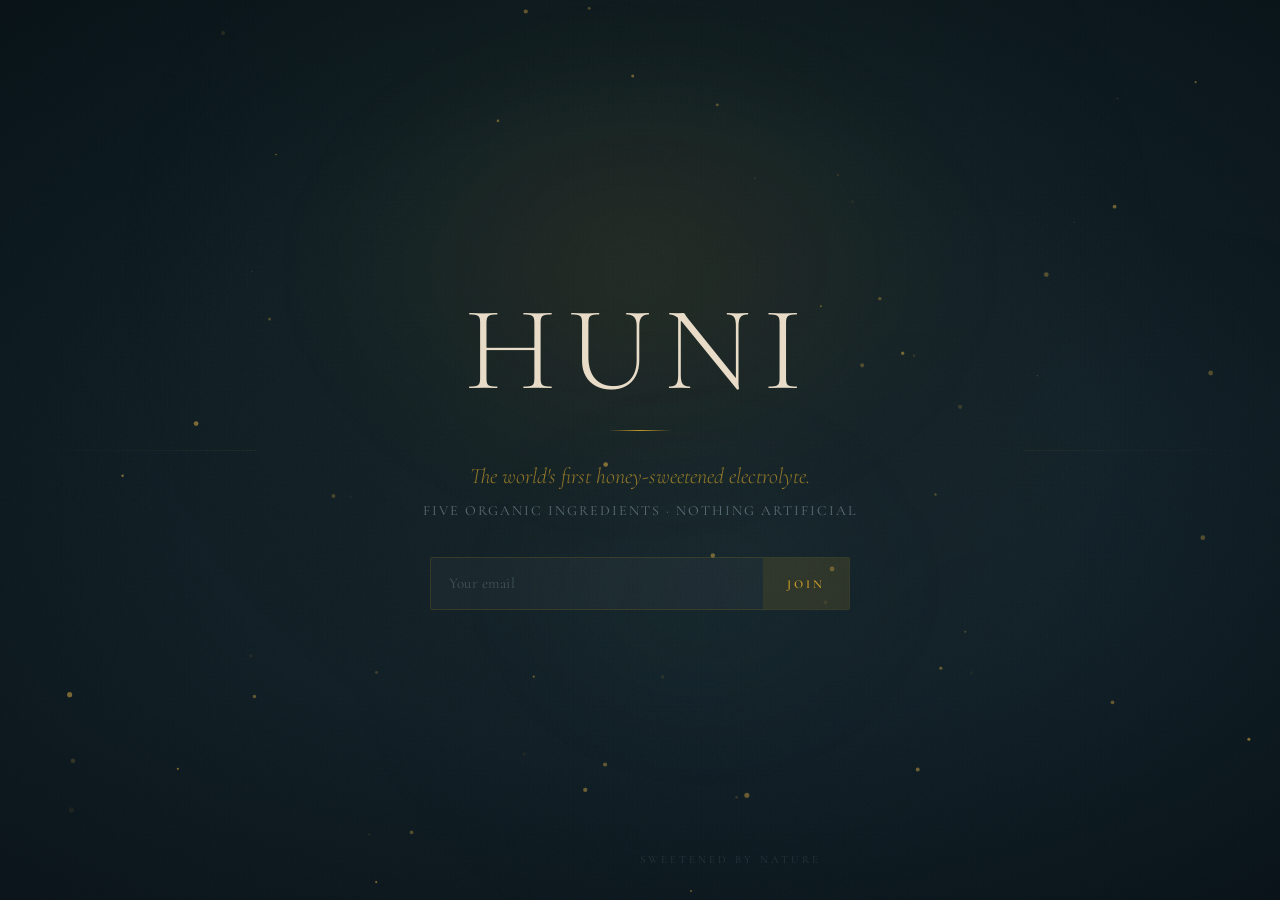
<file: index.html>
<!DOCTYPE html><html lang="en" class="dm_sans_f65b9734-module__rAqehG__variable playfair_display_a5dad1f2-module__6FeSRW__variable h-full antialiased"><head><meta charSet="utf-8"/><meta name="viewport" content="width=device-width, initial-scale=1"/><link rel="preload" href="/_next/static/media/2a65768255d6b625-s.p.14by5b4al-y~f.woff2" as="font" crossorigin="" type="font/woff2"/><link rel="preload" href="/_next/static/media/5c285b27cdda1fe8-s.p.0yo6-5yoeeudq.woff2" as="font" crossorigin="" type="font/woff2"/><link rel="stylesheet" href="/_next/static/chunks/101dex-mvtpcf.css" data-precedence="next"/><link rel="preload" as="script" fetchPriority="low" href="/_next/static/chunks/0ht900cau6_ur.js"/><script src="/_next/static/chunks/0dgq26a5_oy.a.js" async=""></script><script src="/_next/static/chunks/16g.ca89g7fib.js" async=""></script><script src="/_next/static/chunks/0oui10gukf8nf.js" async=""></script><script src="/_next/static/chunks/turbopack-0c0~u0a_0awa~.js" async=""></script><script src="/_next/static/chunks/01xlw8hd842-c.js" async=""></script><script src="/_next/static/chunks/0d3shmwh5_nmn.js" async=""></script><script src="/_next/static/chunks/0jev457gwztr-.js" async=""></script><meta name="next-size-adjust" content=""/><title>Huni — The World&#x27;s First Honey-Sweetened Electrolyte</title><meta name="description" content="5 USDA Organic ingredients. Zero compromises. Join the waitlist for the world&#x27;s first honey-sweetened electrolyte."/><link rel="icon" href="/favicon.ico?favicon.0x3dzn~oxb6tn.ico" sizes="256x256" type="image/x-icon"/><script src="/_next/static/chunks/03~yq9q893hmn.js" noModule=""></script></head><body class="min-h-full flex flex-col"><div hidden=""><!--$--><!--/$--></div><main><style>
        @import url('https://fonts.googleapis.com/css2?family=Cormorant+Garamond:ital,wght@0,300;0,400;0,600;1,300;1,400&display=swap');

        html, body { overflow:hidden !important; height:100% !important; margin:0 !important; }

        .hl-root {
          position: relative; display: flex; flex-direction: column;
          align-items: center; justify-content: center;
          height: 100vh; width: 100vw;
          background: linear-gradient(165deg, #0c1a1f 0%, #0f1e24 30%, #111f26 60%, #0e1920 100%);
          overflow: hidden;
        }

        /* Warm ambient glow behind content */
        .hl-glow {
          position: absolute; top: 30%; left: 50%; transform: translate(-50%, -50%);
          width: 700px; height: 500px; border-radius: 50%;
          background: radial-gradient(ellipse, rgba(196,154,42,0.08) 0%, rgba(196,154,42,0.03) 40%, transparent 70%);
          pointer-events: none; filter: blur(40px);
          animation: hl-breathe 6s ease-in-out infinite;
        }
        .hl-glow2 {
          position: absolute; top: 65%; left: 55%; transform: translate(-50%, -50%);
          width: 500px; height: 400px; border-radius: 50%;
          background: radial-gradient(ellipse, rgba(74,158,191,0.05) 0%, transparent 60%);
          pointer-events: none; filter: blur(50px);
          animation: hl-breathe 8s ease-in-out 2s infinite;
        }

        @keyframes hl-breathe {
          0%, 100% { opacity: 0.7; transform: translate(-50%, -50%) scale(1); }
          50% { opacity: 1; transform: translate(-50%, -50%) scale(1.08); }
        }

        /* Grain overlay */
        .hl-grain {
          position: absolute; inset: 0; pointer-events: none; opacity: 0.035;
          background-image: url("data:image/svg+xml,%3Csvg viewBox='0 0 256 256' xmlns='http://www.w3.org/2000/svg'%3E%3Cfilter id='noise'%3E%3CfeTurbulence baseFrequency='0.9' numOctaves='4' stitchTiles='stitch'/%3E%3C/filter%3E%3Crect width='100%25' height='100%25' filter='url(%23noise)'/%3E%3C/svg%3E");
          background-size: 128px 128px;
        }

        /* Vignette */
        .hl-vignette {
          position: absolute; inset: 0; pointer-events: none;
          background: radial-gradient(ellipse at center, transparent 50%, rgba(6,14,18,0.6) 100%);
        }

        /* Canvas for particles */
        .hl-canvas {
          position: absolute; inset: 0; pointer-events: none; z-index: 1;
        }

        /* Content */
        .hl-content {
          position: relative; z-index: 2; text-align: center;
          max-width: 560px; padding: 24px;
        }

        /* Thin gold line */
        .hl-line {
          width: 0; height: 1px; margin: 0 auto 28px;
          background: linear-gradient(90deg, transparent, #C49A2A, transparent);
          animation: hl-line-grow 1.2s cubic-bezier(0.16,1,0.3,1) 0.6s forwards;
        }
        @keyframes hl-line-grow { to { width: 64px; } }

        /* HUNI title */
        .hl-title {
          font-family: 'Cormorant Garamond', Georgia, serif;
          font-size: clamp(64px, 14vw, 120px);
          font-weight: 300;
          letter-spacing: 12px;
          color: #e8dcc8;
          line-height: 1;
          margin-bottom: 20px;
          opacity: 0;
          animation: hl-title-in 1.4s cubic-bezier(0.16,1,0.3,1) 0.1s forwards;
        }
        @keyframes hl-title-in {
          from { opacity: 0; transform: translateY(20px) scale(0.97); letter-spacing: 24px; }
          to { opacity: 1; transform: translateY(0) scale(1); letter-spacing: 12px; }
        }

        /* Tagline */
        .hl-tagline {
          font-family: 'Cormorant Garamond', Georgia, serif;
          font-size: clamp(16px, 2.8vw, 22px);
          font-weight: 300;
          font-style: italic;
          color: rgba(196,154,42,0.7);
          line-height: 1.6;
          margin-bottom: 6px;
          opacity: 0;
          animation: hl-fade-up 1s cubic-bezier(0.16,1,0.3,1) 0.4s forwards;
        }

        .hl-sub {
          font-family: 'Cormorant Garamond', Georgia, serif;
          font-size: clamp(12px, 1.6vw, 14px);
          font-weight: 400;
          color: rgba(140,160,170,0.6);
          letter-spacing: 2px;
          text-transform: uppercase;
          margin-bottom: 36px;
          opacity: 0;
          animation: hl-fade-up 1s cubic-bezier(0.16,1,0.3,1) 0.55s forwards;
        }

        @keyframes hl-fade-up {
          from { opacity:0; transform:translateY(14px); }
          to { opacity:1; transform:translateY(0); }
        }

        /* Form area */
        .hl-form-wrap {
          opacity: 0;
          animation: hl-fade-up 1s cubic-bezier(0.16,1,0.3,1) 0.7s forwards;
        }

        .hl-form {
          display: flex; gap: 0; max-width: 420px; margin: 0 auto;
          border: 1px solid rgba(196,154,42,0.2);
          border-radius: 2px;
          overflow: hidden;
          transition: border-color 0.4s;
        }
        .hl-form:focus-within {
          border-color: rgba(196,154,42,0.45);
        }

        .hl-input {
          flex: 1; padding: 14px 18px;
          background: rgba(255,255,255,0.03);
          border: none; outline: none;
          font-family: 'Cormorant Garamond', Georgia, serif;
          font-size: 15px; color: #d4cbb8;
          letter-spacing: 0.5px;
        }
        .hl-input::placeholder { color: rgba(140,160,170,0.35); }

        .hl-btn {
          padding: 14px 24px; border: none;
          background: rgba(196,154,42,0.15);
          color: #C49A2A;
          font-family: 'Cormorant Garamond', Georgia, serif;
          font-size: 12px; font-weight: 600;
          letter-spacing: 3px; text-transform: uppercase;
          cursor: pointer;
          transition: background 0.4s, color 0.4s;
        }
        .hl-btn:hover {
          background: rgba(196,154,42,0.9);
          color: #0c1a1f;
        }

        .hl-error { color: #c44; font-size: 13px; margin-top: 10px; font-family: 'Cormorant Garamond', serif; }

        .hl-success-title {
          font-family: 'Cormorant Garamond', Georgia, serif;
          font-size: 20px; font-weight: 300; font-style: italic;
          color: #C49A2A; margin-bottom: 6px;
        }
        .hl-success-sub {
          font-family: 'Cormorant Garamond', Georgia, serif;
          font-size: 14px; color: rgba(140,160,170,0.5);
          letter-spacing: 1px;
        }

        /* Bottom whisper */
        .hl-bottom {
          position: absolute; bottom: 32px; left: 50%;
          transform: translateX(-50%);
          font-family: 'Cormorant Garamond', Georgia, serif;
          font-size: 11px; letter-spacing: 3px; text-transform: uppercase;
          color: rgba(140,160,170,0.2);
          opacity: 0;
          animation: hl-fade-up 1s cubic-bezier(0.16,1,0.3,1) 1.2s forwards;
          z-index: 2;
        }

        /* Horizontal lines accent */
        .hl-accent-line-l, .hl-accent-line-r {
          position: absolute; top: 50%; height: 1px;
          background: linear-gradient(90deg, transparent, rgba(196,154,42,0.08));
          pointer-events: none; z-index: 1;
          animation: hl-fade-up 2s ease 1s forwards; opacity: 0;
        }
        .hl-accent-line-l { left: 0; width: 20%; }
        .hl-accent-line-r { right: 0; width: 20%; background: linear-gradient(270deg, transparent, rgba(196,154,42,0.08)); }

        @media (max-width: 520px) {
          .hl-form { flex-direction: column; }
          .hl-btn { padding: 14px; }
        }
      </style><div class="hl-root"><div class="hl-glow"></div><div class="hl-glow2"></div><div class="hl-grain"></div><div class="hl-vignette"></div><div class="hl-accent-line-l"></div><div class="hl-accent-line-r"></div><canvas class="hl-canvas"></canvas><div class="hl-content"><h1 class="hl-title">HUNI</h1><div class="hl-line"></div><p class="hl-tagline">The world&#x27;s first honey-sweetened electrolyte.</p><p class="hl-sub">Five organic ingredients · Nothing artificial</p><div class="hl-form-wrap"><div><form class="hl-form"><input type="email" placeholder="Your email" class="hl-input" value=""/><button type="submit" class="hl-btn">Join</button></form></div></div></div><p class="hl-bottom">Sweetened by nature</p></div></main><!--$--><!--/$--><script src="/_next/static/chunks/0ht900cau6_ur.js" id="_R_" async=""></script><script>(self.__next_f=self.__next_f||[]).push([0])</script><script>self.__next_f.push([1,"1:\"$Sreact.fragment\"\n2:I[39756,[\"/_next/static/chunks/01xlw8hd842-c.js\",\"/_next/static/chunks/0d3shmwh5_nmn.js\"],\"default\"]\n3:I[37457,[\"/_next/static/chunks/01xlw8hd842-c.js\",\"/_next/static/chunks/0d3shmwh5_nmn.js\"],\"default\"]\n4:I[7887,[\"/_next/static/chunks/01xlw8hd842-c.js\",\"/_next/static/chunks/0d3shmwh5_nmn.js\",\"/_next/static/chunks/0jev457gwztr-.js\"],\"HeroSection\"]\n5:I[97367,[\"/_next/static/chunks/01xlw8hd842-c.js\",\"/_next/static/chunks/0d3shmwh5_nmn.js\"],\"OutletBoundary\"]\n6:\"$Sreact.suspense\"\n8:I[97367,[\"/_next/static/chunks/01xlw8hd842-c.js\",\"/_next/static/chunks/0d3shmwh5_nmn.js\"],\"ViewportBoundary\"]\na:I[97367,[\"/_next/static/chunks/01xlw8hd842-c.js\",\"/_next/static/chunks/0d3shmwh5_nmn.js\"],\"MetadataBoundary\"]\nc:I[68027,[\"/_next/static/chunks/01xlw8hd842-c.js\",\"/_next/static/chunks/0d3shmwh5_nmn.js\"],\"default\",1]\n:HL[\"/_next/static/chunks/101dex-mvtpcf.css\",\"style\"]\n:HL[\"/_next/static/media/2a65768255d6b625-s.p.14by5b4al-y~f.woff2\",\"font\",{\"crossOrigin\":\"\",\"type\":\"font/woff2\"}]\n:HL[\"/_next/static/media/5c285b27cdda1fe8-s.p.0yo6-5yoeeudq.woff2\",\"font\",{\"crossOrigin\":\"\",\"type\":\"font/woff2\"}]\n"])</script><script>self.__next_f.push([1,"0:{\"P\":null,\"c\":[\"\",\"\"],\"q\":\"\",\"i\":false,\"f\":[[[\"\",{\"children\":[\"__PAGE__\",{}]},\"$undefined\",\"$undefined\",16],[[\"$\",\"$1\",\"c\",{\"children\":[[[\"$\",\"link\",\"0\",{\"rel\":\"stylesheet\",\"href\":\"/_next/static/chunks/101dex-mvtpcf.css\",\"precedence\":\"next\",\"crossOrigin\":\"$undefined\",\"nonce\":\"$undefined\"}],[\"$\",\"script\",\"script-0\",{\"src\":\"/_next/static/chunks/01xlw8hd842-c.js\",\"async\":true,\"nonce\":\"$undefined\"}],[\"$\",\"script\",\"script-1\",{\"src\":\"/_next/static/chunks/0d3shmwh5_nmn.js\",\"async\":true,\"nonce\":\"$undefined\"}]],[\"$\",\"html\",null,{\"lang\":\"en\",\"className\":\"dm_sans_f65b9734-module__rAqehG__variable playfair_display_a5dad1f2-module__6FeSRW__variable h-full antialiased\",\"children\":[\"$\",\"body\",null,{\"className\":\"min-h-full flex flex-col\",\"children\":[\"$\",\"$L2\",null,{\"parallelRouterKey\":\"children\",\"error\":\"$undefined\",\"errorStyles\":\"$undefined\",\"errorScripts\":\"$undefined\",\"template\":[\"$\",\"$L3\",null,{}],\"templateStyles\":\"$undefined\",\"templateScripts\":\"$undefined\",\"notFound\":[[[\"$\",\"title\",null,{\"children\":\"404: This page could not be found.\"}],[\"$\",\"div\",null,{\"style\":{\"fontFamily\":\"system-ui,\\\"Segoe UI\\\",Roboto,Helvetica,Arial,sans-serif,\\\"Apple Color Emoji\\\",\\\"Segoe UI Emoji\\\"\",\"height\":\"100vh\",\"textAlign\":\"center\",\"display\":\"flex\",\"flexDirection\":\"column\",\"alignItems\":\"center\",\"justifyContent\":\"center\"},\"children\":[\"$\",\"div\",null,{\"children\":[[\"$\",\"style\",null,{\"dangerouslySetInnerHTML\":{\"__html\":\"body{color:#000;background:#fff;margin:0}.next-error-h1{border-right:1px solid rgba(0,0,0,.3)}@media (prefers-color-scheme:dark){body{color:#fff;background:#000}.next-error-h1{border-right:1px solid rgba(255,255,255,.3)}}\"}}],[\"$\",\"h1\",null,{\"className\":\"next-error-h1\",\"style\":{\"display\":\"inline-block\",\"margin\":\"0 20px 0 0\",\"padding\":\"0 23px 0 0\",\"fontSize\":24,\"fontWeight\":500,\"verticalAlign\":\"top\",\"lineHeight\":\"49px\"},\"children\":404}],[\"$\",\"div\",null,{\"style\":{\"display\":\"inline-block\"},\"children\":[\"$\",\"h2\",null,{\"style\":{\"fontSize\":14,\"fontWeight\":400,\"lineHeight\":\"49px\",\"margin\":0},\"children\":\"This page could not be found.\"}]}]]}]}]],[]],\"forbidden\":\"$undefined\",\"unauthorized\":\"$undefined\"}]}]}]]}],{\"children\":[[\"$\",\"$1\",\"c\",{\"children\":[[\"$\",\"main\",null,{\"children\":[\"$\",\"$L4\",null,{}]}],[[\"$\",\"script\",\"script-0\",{\"src\":\"/_next/static/chunks/0jev457gwztr-.js\",\"async\":true,\"nonce\":\"$undefined\"}]],[\"$\",\"$L5\",null,{\"children\":[\"$\",\"$6\",null,{\"name\":\"Next.MetadataOutlet\",\"children\":\"$@7\"}]}]]}],{},null,false,null]},null,false,null],[\"$\",\"$1\",\"h\",{\"children\":[null,[\"$\",\"$L8\",null,{\"children\":\"$L9\"}],[\"$\",\"div\",null,{\"hidden\":true,\"children\":[\"$\",\"$La\",null,{\"children\":[\"$\",\"$6\",null,{\"name\":\"Next.Metadata\",\"children\":\"$Lb\"}]}]}],[\"$\",\"meta\",null,{\"name\":\"next-size-adjust\",\"content\":\"\"}]]}],false]],\"m\":\"$undefined\",\"G\":[\"$c\",[[\"$\",\"link\",\"0\",{\"rel\":\"stylesheet\",\"href\":\"/_next/static/chunks/101dex-mvtpcf.css\",\"precedence\":\"next\",\"crossOrigin\":\"$undefined\",\"nonce\":\"$undefined\"}]]],\"S\":true,\"h\":null,\"s\":\"$undefined\",\"l\":\"$undefined\",\"p\":\"$undefined\",\"d\":\"$undefined\",\"b\":\"KLlBmPJsAwzdpDcM-VjxA\"}\n"])</script><script>self.__next_f.push([1,"9:[[\"$\",\"meta\",\"0\",{\"charSet\":\"utf-8\"}],[\"$\",\"meta\",\"1\",{\"name\":\"viewport\",\"content\":\"width=device-width, initial-scale=1\"}]]\n"])</script><script>self.__next_f.push([1,"d:I[27201,[\"/_next/static/chunks/01xlw8hd842-c.js\",\"/_next/static/chunks/0d3shmwh5_nmn.js\"],\"IconMark\"]\n7:null\nb:[[\"$\",\"title\",\"0\",{\"children\":\"Huni — The World's First Honey-Sweetened Electrolyte\"}],[\"$\",\"meta\",\"1\",{\"name\":\"description\",\"content\":\"5 USDA Organic ingredients. Zero compromises. Join the waitlist for the world's first honey-sweetened electrolyte.\"}],[\"$\",\"link\",\"2\",{\"rel\":\"icon\",\"href\":\"/favicon.ico?favicon.0x3dzn~oxb6tn.ico\",\"sizes\":\"256x256\",\"type\":\"image/x-icon\"}],[\"$\",\"$Ld\",\"3\",{}]]\n"])</script></body></html>
</file>
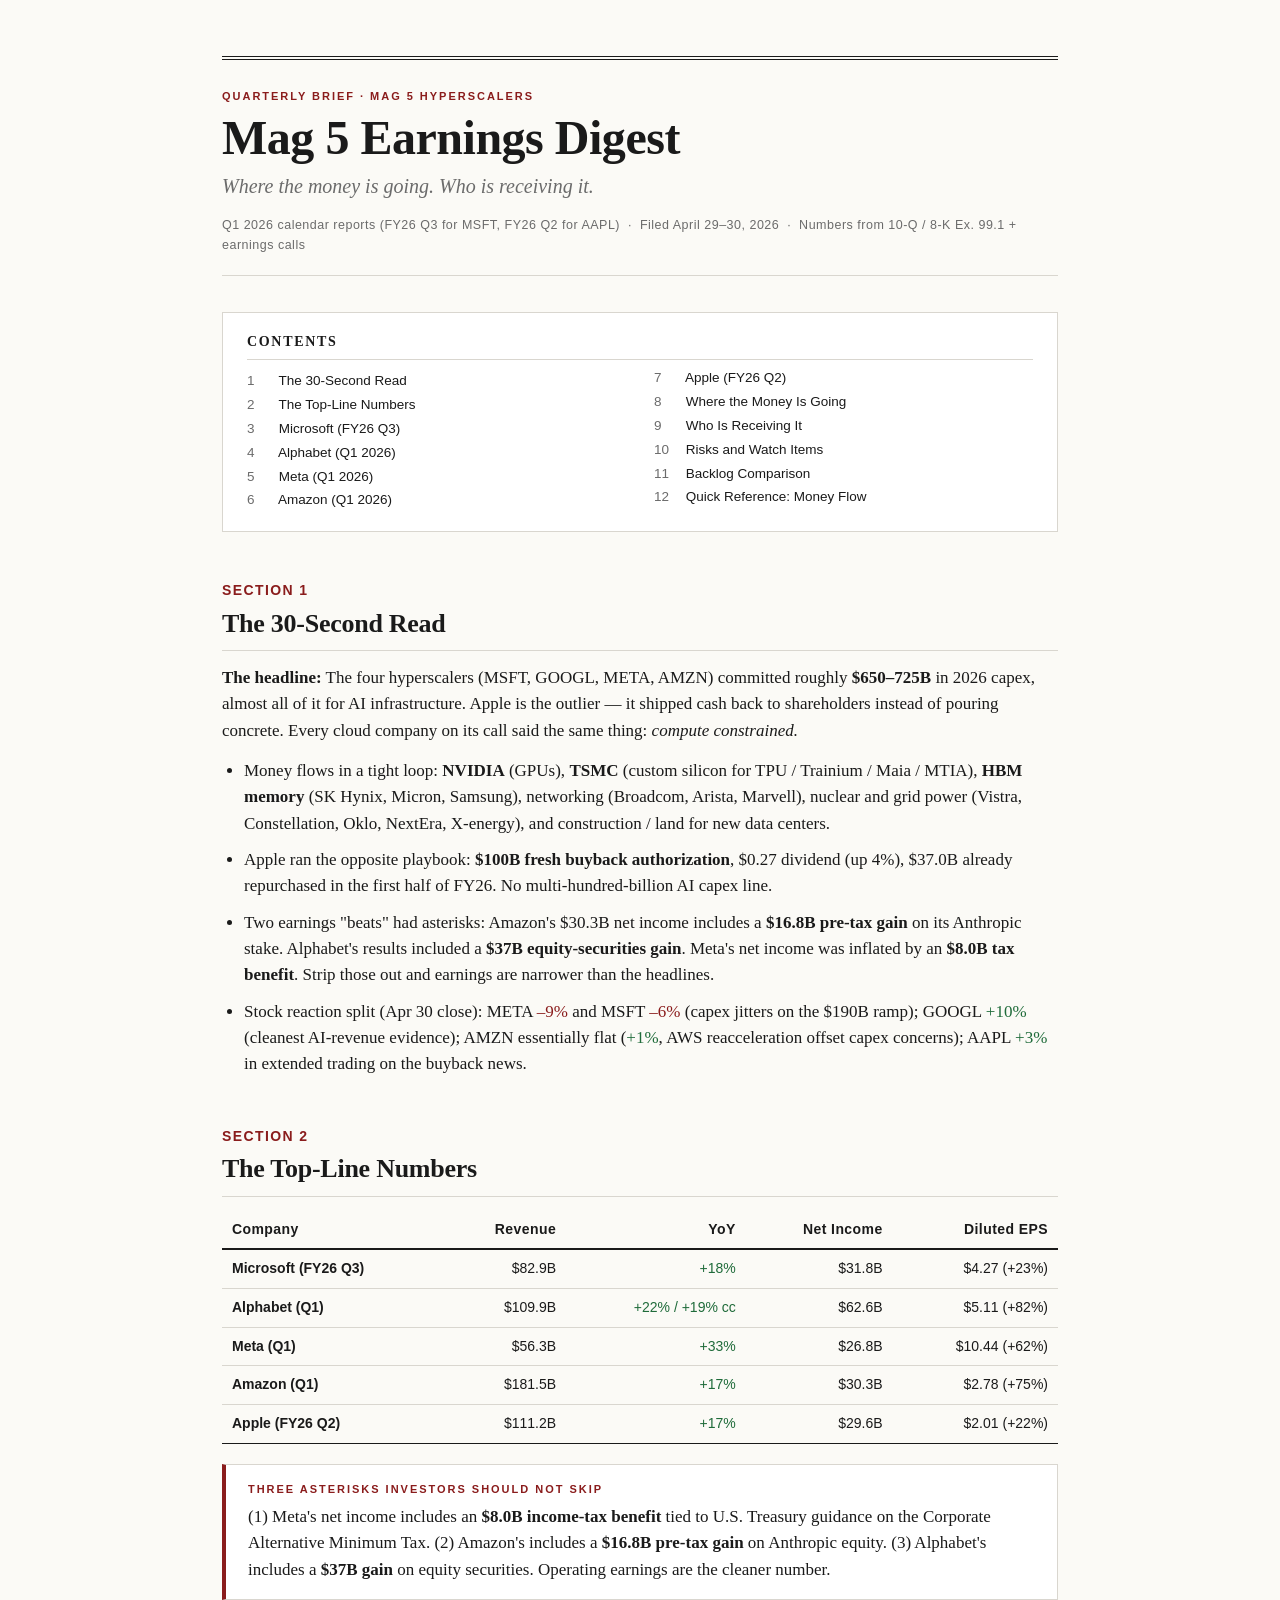
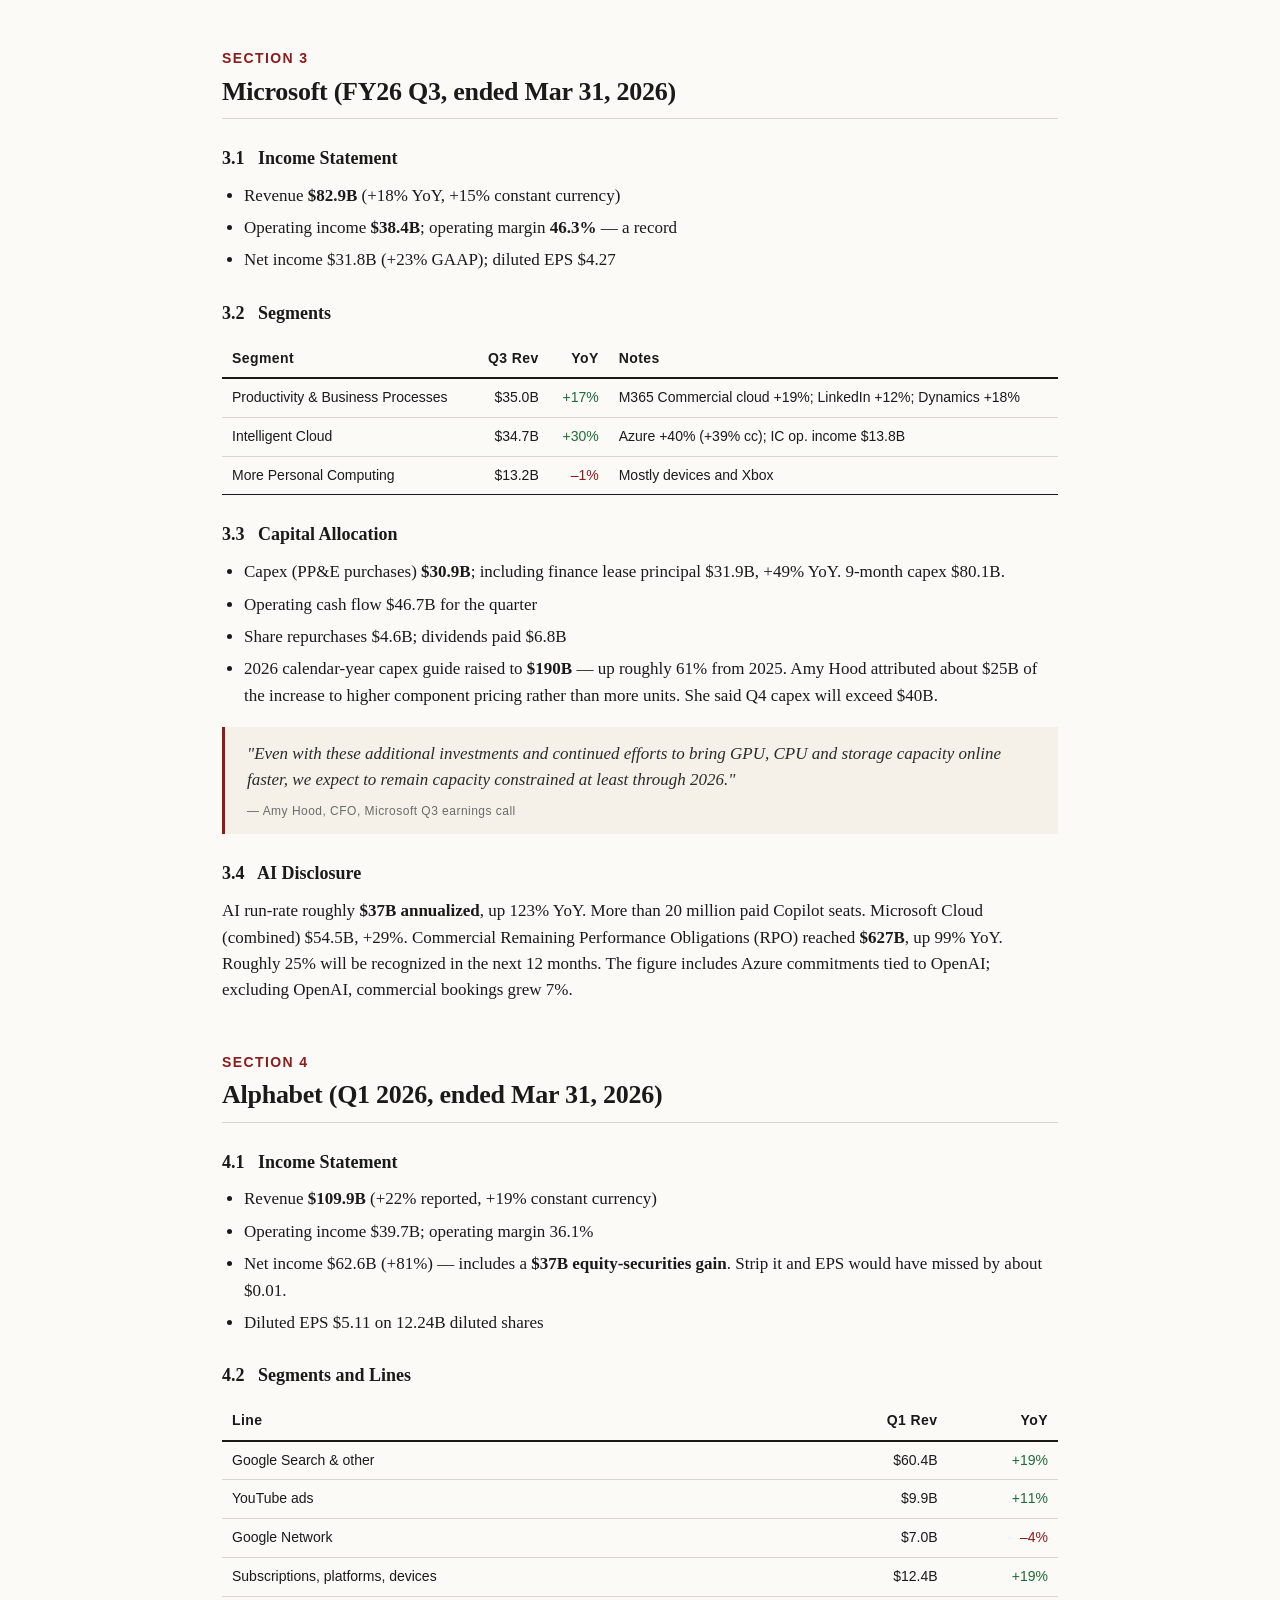
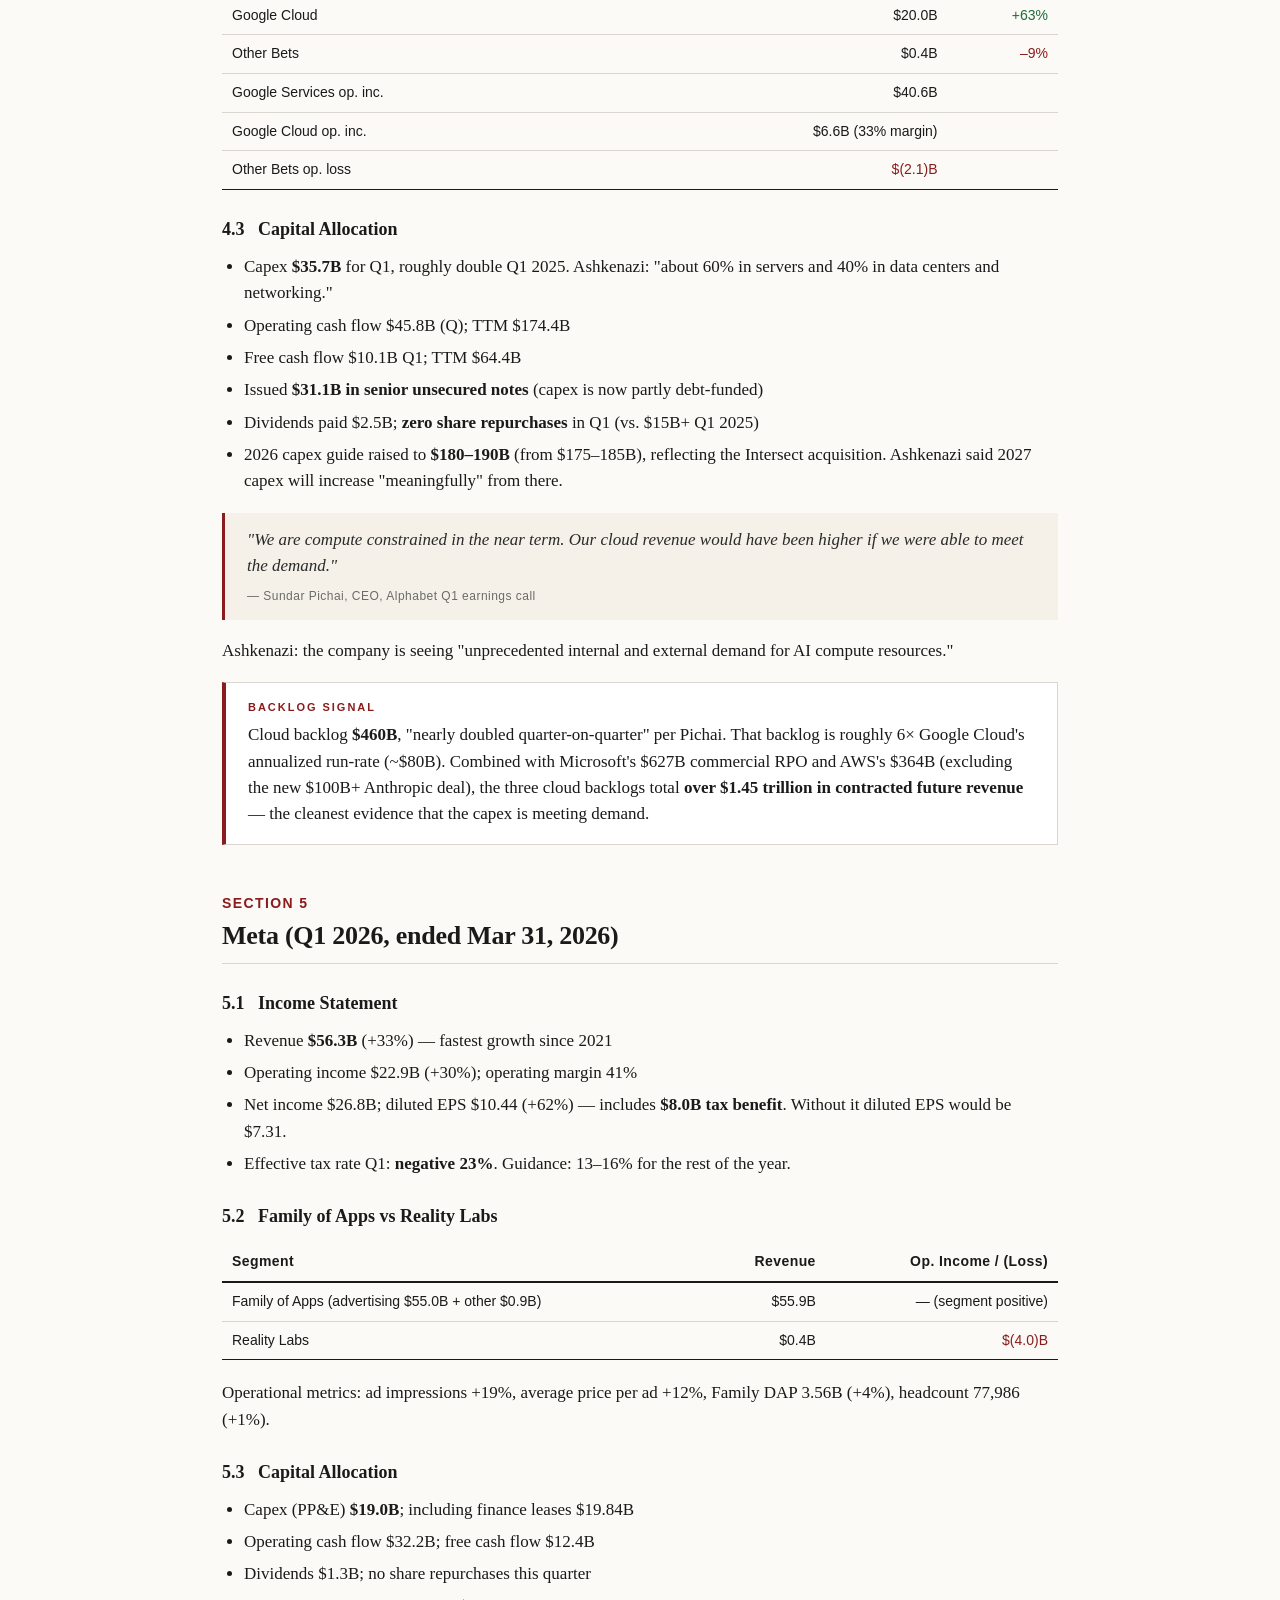
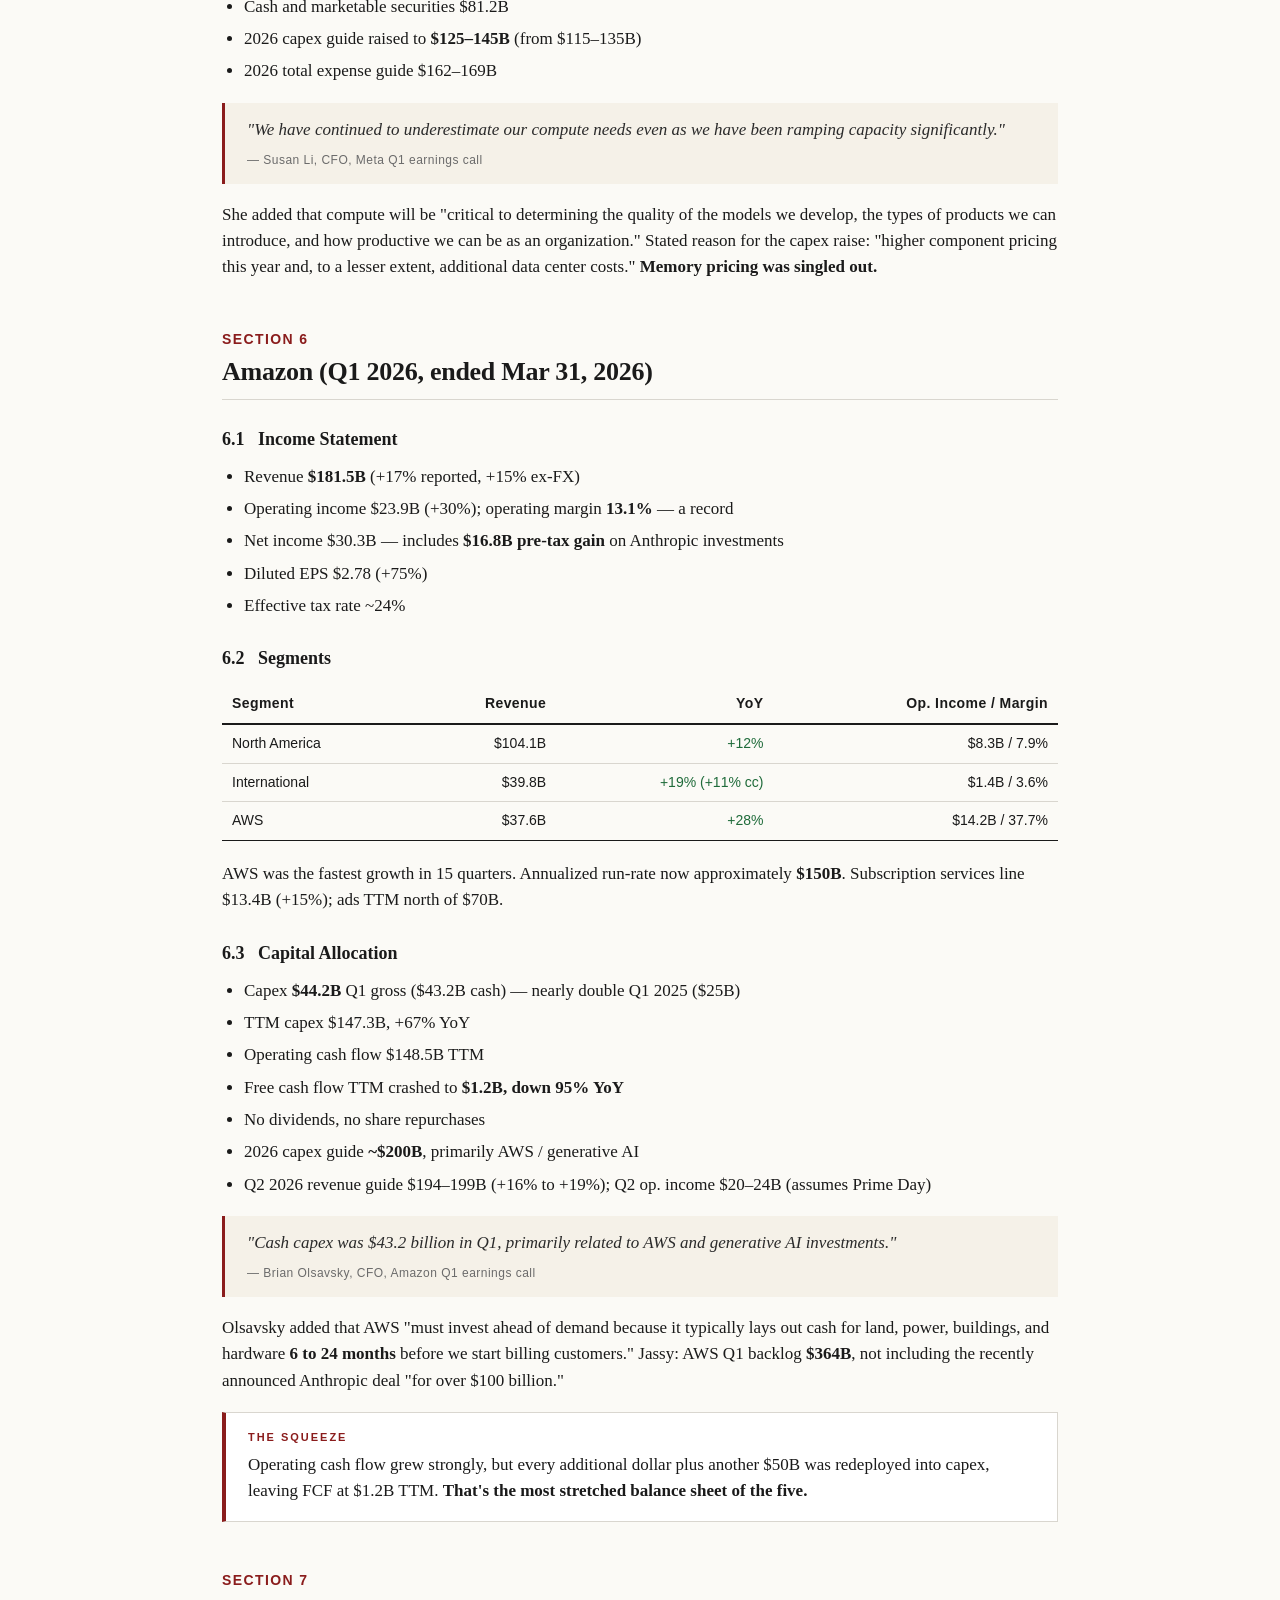
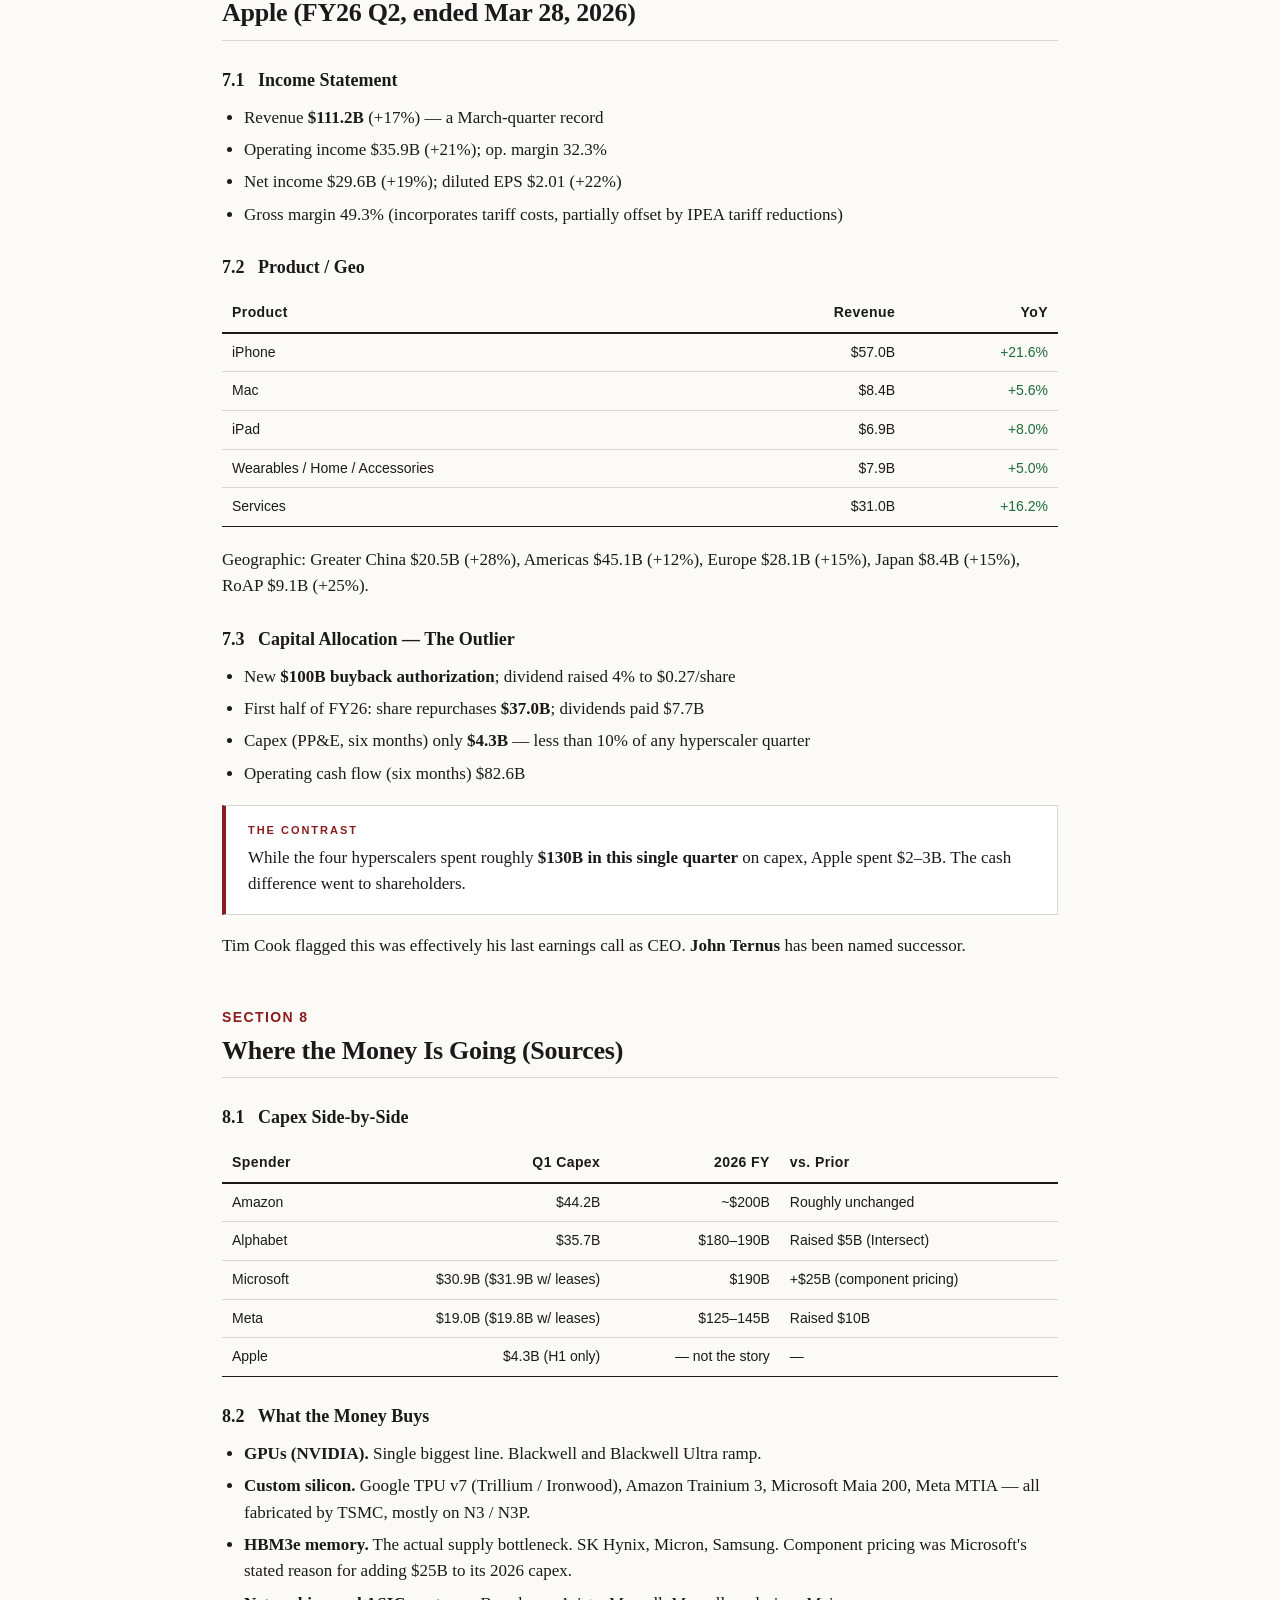
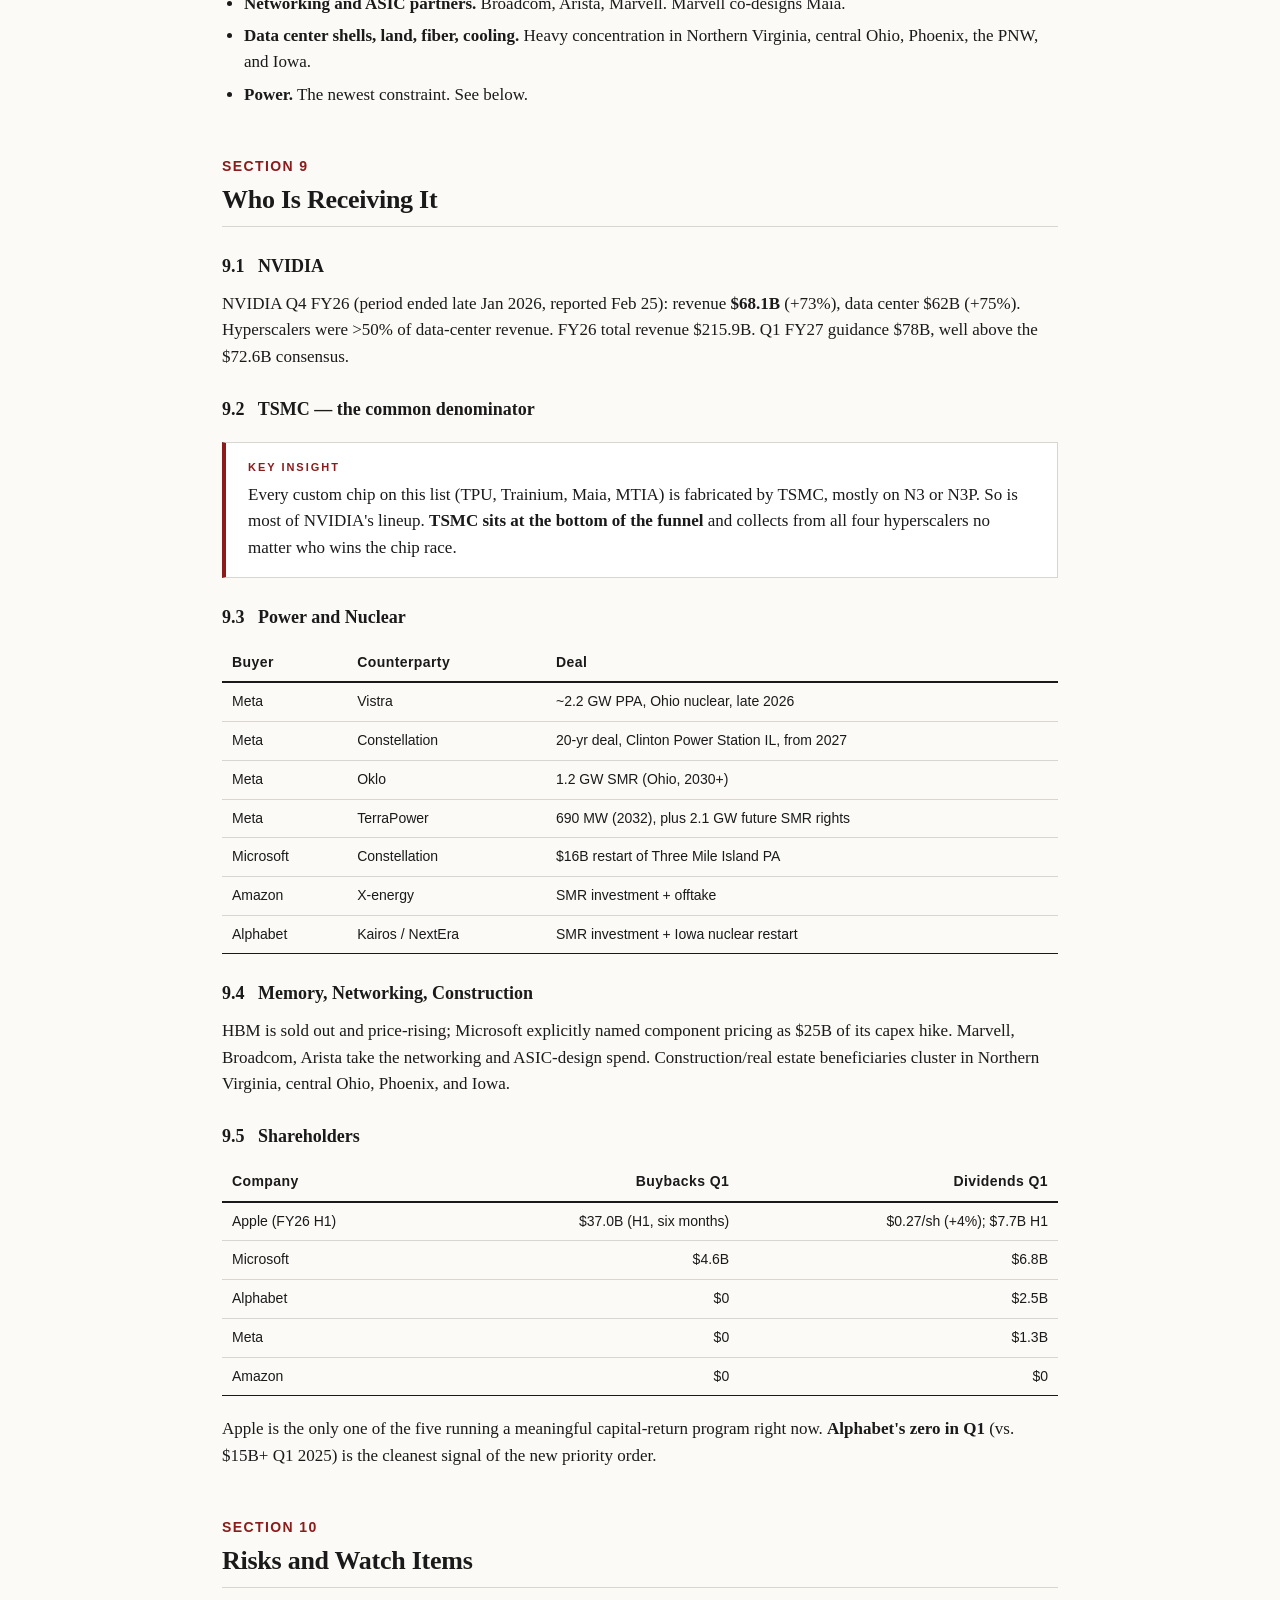
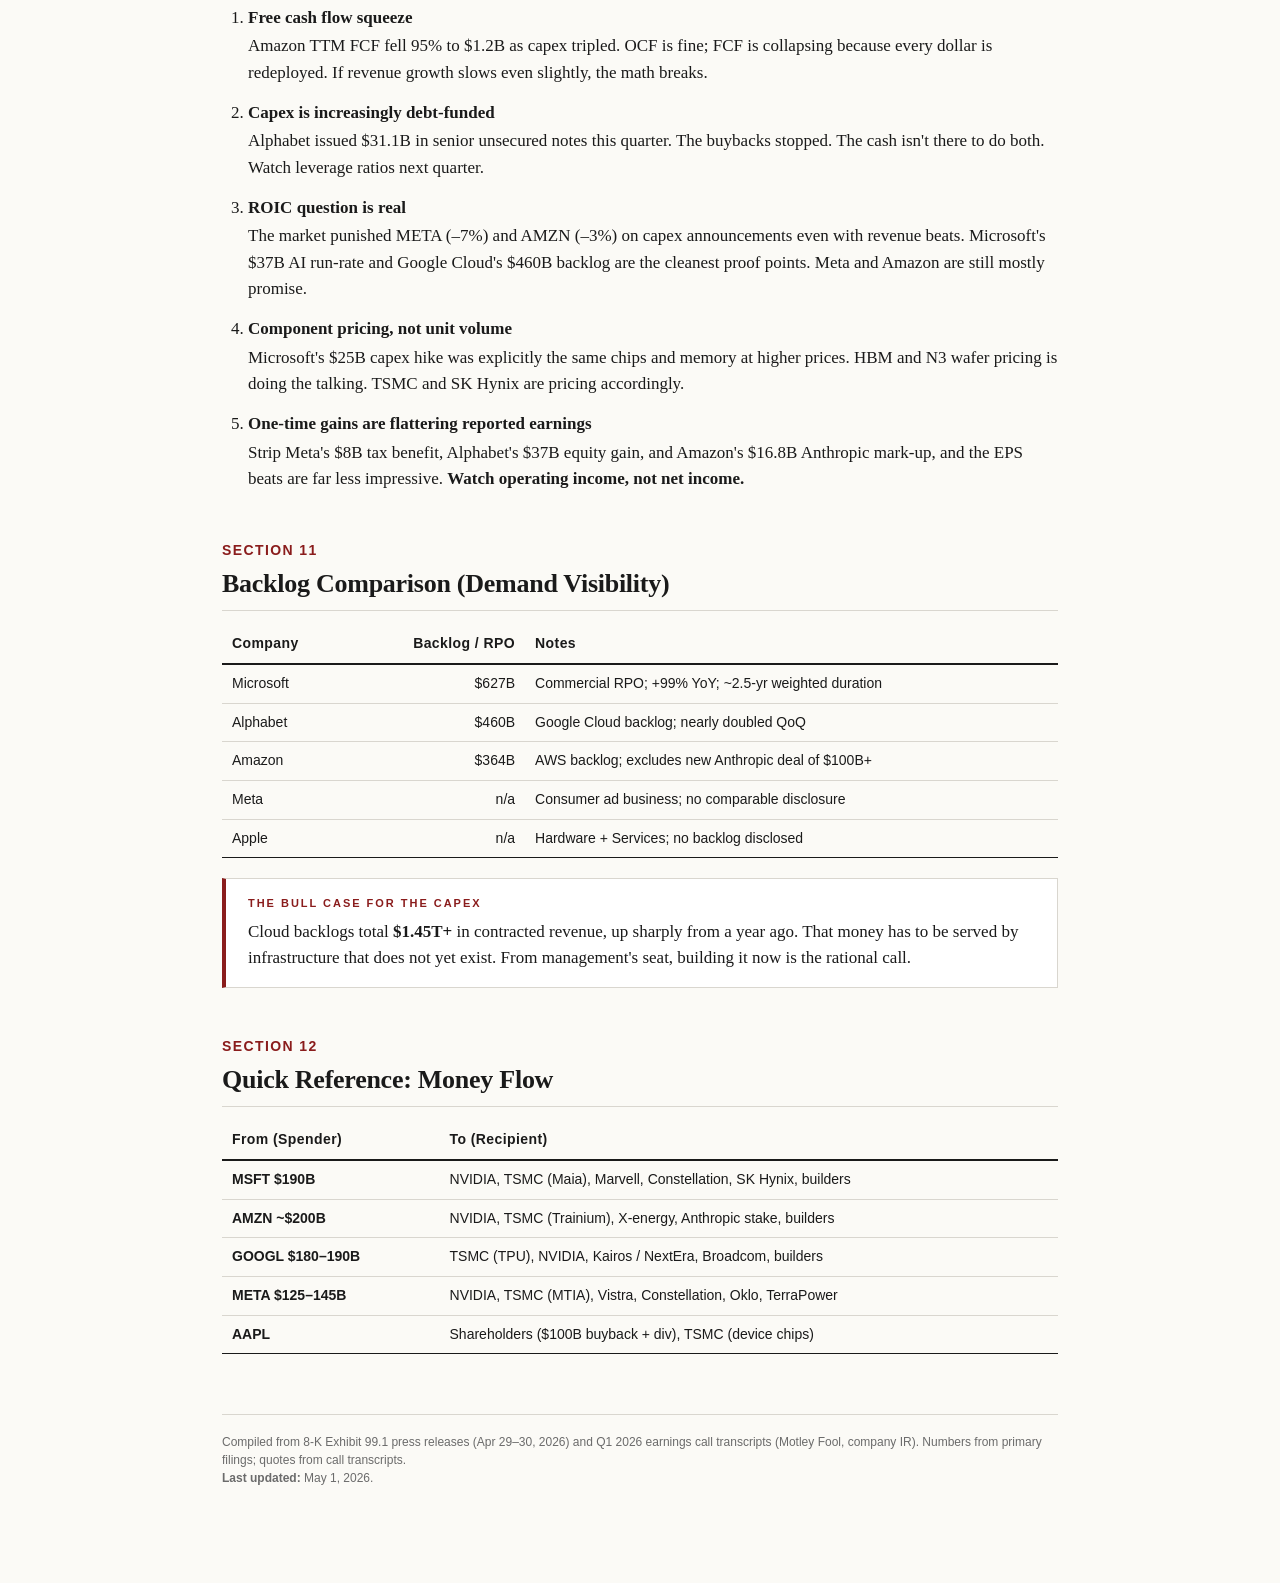
<file: mag5/index.html>
<!doctype html>
<html lang="en">
<head>
<meta charset="utf-8">
<meta name="viewport" content="width=device-width,initial-scale=1">
<title>Mag 5 Earnings Digest — Q1 2026</title>
<style>
  :root {
    --ink: #1a1a1a;
    --muted: #6b6b6b;
    --rule: #d9d6cf;
    --accent: #8a1c1c;
    --bg: #fbfaf6;
    --card: #ffffff;
    --good: #1f6b3a;
    --bad: #8a1c1c;
    --serif: "Iowan Old Style", "Hoefler Text", "Source Serif Pro", Georgia, "Times New Roman", serif;
    --sans: -apple-system, BlinkMacSystemFont, "Inter", "Helvetica Neue", Arial, sans-serif;
  }
  * { box-sizing: border-box; }
  html, body { margin: 0; padding: 0; }
  body {
    font-family: var(--serif);
    color: var(--ink);
    background: var(--bg);
    line-height: 1.55;
    font-size: 17px;
    -webkit-font-smoothing: antialiased;
  }
  .wrap { max-width: 900px; margin: 0 auto; padding: 56px 32px 96px; }
  header.masthead {
    border-top: 4px double var(--ink);
    border-bottom: 1px solid var(--rule);
    padding: 28px 0 20px;
    margin-bottom: 36px;
  }
  .kicker {
    font-family: var(--sans);
    font-size: 11px;
    letter-spacing: 0.18em;
    text-transform: uppercase;
    color: var(--accent);
    font-weight: 600;
    margin-bottom: 8px;
  }
  h1 {
    font-size: 48px;
    line-height: 1.05;
    margin: 0 0 8px;
    letter-spacing: -0.01em;
    font-weight: 700;
  }
  .subtitle {
    font-style: italic;
    color: var(--muted);
    font-size: 20px;
    margin: 0 0 14px;
  }
  .dateline {
    font-family: var(--sans);
    font-size: 12.5px;
    color: var(--muted);
    letter-spacing: 0.04em;
  }
  h2 {
    font-size: 26px;
    margin: 48px 0 14px;
    padding-bottom: 6px;
    border-bottom: 1px solid var(--rule);
    font-weight: 700;
    letter-spacing: -0.01em;
  }
  h2 .num {
    color: var(--accent);
    font-family: var(--sans);
    font-weight: 600;
    font-size: 14px;
    letter-spacing: 0.1em;
    display: block;
    text-transform: uppercase;
    margin-bottom: 2px;
  }
  h3 {
    font-size: 18px;
    margin: 26px 0 10px;
    font-weight: 700;
    color: var(--ink);
  }
  p { margin: 0 0 14px; }
  ul { margin: 0 0 16px; padding-left: 22px; }
  ul li { margin-bottom: 6px; }
  strong { font-weight: 700; }
  em { font-style: italic; }

  /* TOC */
  nav.toc {
    background: var(--card);
    border: 1px solid var(--rule);
    padding: 18px 24px;
    margin-bottom: 40px;
    columns: 2;
    column-gap: 28px;
    font-family: var(--sans);
    font-size: 13.5px;
  }
  nav.toc .toc-title {
    font-family: var(--serif);
    font-weight: 700;
    font-size: 14px;
    letter-spacing: 0.12em;
    text-transform: uppercase;
    column-span: all;
    margin-bottom: 8px;
    padding-bottom: 6px;
    border-bottom: 1px solid var(--rule);
  }
  nav.toc ol { list-style: none; padding: 0; margin: 0; }
  nav.toc li { margin: 3px 0; break-inside: avoid; }
  nav.toc a { color: var(--ink); text-decoration: none; }
  nav.toc a:hover { color: var(--accent); text-decoration: underline; }
  nav.toc .sec-num { color: var(--muted); display: inline-block; width: 28px; }

  /* Tables */
  table {
    width: 100%;
    border-collapse: collapse;
    margin: 12px 0 20px;
    font-family: var(--sans);
    font-size: 14px;
  }
  thead th {
    text-align: left;
    border-bottom: 2px solid var(--ink);
    padding: 8px 10px;
    font-weight: 600;
    letter-spacing: 0.03em;
    background: transparent;
  }
  tbody td {
    padding: 8px 10px;
    border-bottom: 1px solid var(--rule);
    vertical-align: top;
  }
  tbody tr:last-child td { border-bottom: 1px solid var(--ink); }
  td.num, th.num { text-align: right; font-variant-numeric: tabular-nums; }
  .pos { color: var(--good); }
  .neg { color: var(--bad); }

  /* Pull quote */
  blockquote {
    margin: 18px 0;
    padding: 14px 22px;
    border-left: 3px solid var(--accent);
    background: #f5f1e8;
    font-style: italic;
    color: #2a2a2a;
  }
  blockquote .src {
    display: block;
    font-style: normal;
    font-family: var(--sans);
    font-size: 12px;
    color: var(--muted);
    margin-top: 8px;
    letter-spacing: 0.04em;
  }

  /* Highlight box */
  .callout {
    background: var(--card);
    border: 1px solid var(--rule);
    border-left: 4px solid var(--accent);
    padding: 16px 22px;
    margin: 18px 0;
  }
  .callout-title {
    font-family: var(--sans);
    font-size: 11px;
    letter-spacing: 0.18em;
    text-transform: uppercase;
    color: var(--accent);
    font-weight: 700;
    margin-bottom: 6px;
  }

  /* 30 second read styling */
  .section-30 ul li { margin-bottom: 10px; }

  /* Top line table */
  .topline td:first-child, .topline th:first-child { font-weight: 600; }

  /* Footnote / source */
  footer {
    margin-top: 60px;
    padding-top: 18px;
    border-top: 1px solid var(--rule);
    font-family: var(--sans);
    font-size: 12px;
    color: var(--muted);
    line-height: 1.5;
  }

  /* Risks list */
  ol.risks { padding-left: 26px; }
  ol.risks li { margin-bottom: 14px; }
  ol.risks li b { display: block; margin-bottom: 2px; }

  @media (max-width: 640px) {
    .wrap { padding: 32px 18px 64px; }
    h1 { font-size: 34px; }
    nav.toc { columns: 1; }
    body { font-size: 16px; }
    table { font-size: 13px; }
    thead th, tbody td { padding: 6px 6px; }
  }

  @media print {
    body { background: white; }
    .wrap { padding: 0; max-width: none; }
    h2 { page-break-after: avoid; }
    table, blockquote, .callout { page-break-inside: avoid; }
  }
</style>
</head>
<body>
<div class="wrap">

<header class="masthead">
  <div class="kicker">Quarterly Brief &middot; Mag 5 Hyperscalers</div>
  <h1>Mag 5 Earnings Digest</h1>
  <p class="subtitle">Where the money is going. Who is receiving it.</p>
  <div class="dateline">
    Q1 2026 calendar reports (FY26 Q3 for MSFT, FY26 Q2 for AAPL) &nbsp;&middot;&nbsp;
    Filed April 29–30, 2026 &nbsp;&middot;&nbsp;
    Numbers from 10-Q / 8-K Ex. 99.1 + earnings calls
  </div>
</header>

<nav class="toc" aria-label="Contents">
  <div class="toc-title">Contents</div>
  <ol>
    <li><a href="#s1"><span class="sec-num">1</span> The 30-Second Read</a></li>
    <li><a href="#s2"><span class="sec-num">2</span> The Top-Line Numbers</a></li>
    <li><a href="#s3"><span class="sec-num">3</span> Microsoft (FY26 Q3)</a></li>
    <li><a href="#s4"><span class="sec-num">4</span> Alphabet (Q1 2026)</a></li>
    <li><a href="#s5"><span class="sec-num">5</span> Meta (Q1 2026)</a></li>
    <li><a href="#s6"><span class="sec-num">6</span> Amazon (Q1 2026)</a></li>
    <li><a href="#s7"><span class="sec-num">7</span> Apple (FY26 Q2)</a></li>
    <li><a href="#s8"><span class="sec-num">8</span> Where the Money Is Going</a></li>
    <li><a href="#s9"><span class="sec-num">9</span> Who Is Receiving It</a></li>
    <li><a href="#s10"><span class="sec-num">10</span> Risks and Watch Items</a></li>
    <li><a href="#s11"><span class="sec-num">11</span> Backlog Comparison</a></li>
    <li><a href="#s12"><span class="sec-num">12</span> Quick Reference: Money Flow</a></li>
  </ol>
</nav>

<section id="s1" class="section-30">
  <h2><span class="num">Section 1</span>The 30-Second Read</h2>
  <p><strong>The headline:</strong> The four hyperscalers (MSFT, GOOGL, META, AMZN) committed roughly <strong>$650–725B</strong> in 2026 capex, almost all of it for AI infrastructure. Apple is the outlier — it shipped cash back to shareholders instead of pouring concrete. Every cloud company on its call said the same thing: <em>compute constrained.</em></p>
  <ul>
    <li>Money flows in a tight loop: <strong>NVIDIA</strong> (GPUs), <strong>TSMC</strong> (custom silicon for TPU / Trainium / Maia / MTIA), <strong>HBM memory</strong> (SK Hynix, Micron, Samsung), networking (Broadcom, Arista, Marvell), nuclear and grid power (Vistra, Constellation, Oklo, NextEra, X-energy), and construction / land for new data centers.</li>
    <li>Apple ran the opposite playbook: <strong>$100B fresh buyback authorization</strong>, $0.27 dividend (up 4%), $37.0B already repurchased in the first half of FY26. No multi-hundred-billion AI capex line.</li>
    <li>Two earnings "beats" had asterisks: Amazon's $30.3B net income includes a <strong>$16.8B pre-tax gain</strong> on its Anthropic stake. Alphabet's results included a <strong>$37B equity-securities gain</strong>. Meta's net income was inflated by an <strong>$8.0B tax benefit</strong>. Strip those out and earnings are narrower than the headlines.</li>
    <li>Stock reaction split (Apr 30 close): META <span class="neg">–9%</span> and MSFT <span class="neg">–6%</span> (capex jitters on the $190B ramp); GOOGL <span class="pos">+10%</span> (cleanest AI-revenue evidence); AMZN essentially flat (<span class="pos">+1%</span>, AWS reacceleration offset capex concerns); AAPL <span class="pos">+3%</span> in extended trading on the buyback news.</li>
  </ul>
</section>

<section id="s2">
  <h2><span class="num">Section 2</span>The Top-Line Numbers</h2>
  <table class="topline">
    <thead>
      <tr>
        <th>Company</th>
        <th class="num">Revenue</th>
        <th class="num">YoY</th>
        <th class="num">Net Income</th>
        <th class="num">Diluted EPS</th>
      </tr>
    </thead>
    <tbody>
      <tr><td>Microsoft (FY26 Q3)</td><td class="num">$82.9B</td><td class="num pos">+18%</td><td class="num">$31.8B</td><td class="num">$4.27 (+23%)</td></tr>
      <tr><td>Alphabet (Q1)</td><td class="num">$109.9B</td><td class="num pos">+22% / +19% cc</td><td class="num">$62.6B</td><td class="num">$5.11 (+82%)</td></tr>
      <tr><td>Meta (Q1)</td><td class="num">$56.3B</td><td class="num pos">+33%</td><td class="num">$26.8B</td><td class="num">$10.44 (+62%)</td></tr>
      <tr><td>Amazon (Q1)</td><td class="num">$181.5B</td><td class="num pos">+17%</td><td class="num">$30.3B</td><td class="num">$2.78 (+75%)</td></tr>
      <tr><td>Apple (FY26 Q2)</td><td class="num">$111.2B</td><td class="num pos">+17%</td><td class="num">$29.6B</td><td class="num">$2.01 (+22%)</td></tr>
    </tbody>
  </table>
  <div class="callout">
    <div class="callout-title">Three asterisks investors should not skip</div>
    (1) Meta's net income includes an <strong>$8.0B income-tax benefit</strong> tied to U.S. Treasury guidance on the Corporate Alternative Minimum Tax. (2) Amazon's includes a <strong>$16.8B pre-tax gain</strong> on Anthropic equity. (3) Alphabet's includes a <strong>$37B gain</strong> on equity securities. Operating earnings are the cleaner number.
  </div>
</section>

<section id="s3">
  <h2><span class="num">Section 3</span>Microsoft (FY26 Q3, ended Mar 31, 2026)</h2>

  <h3>3.1 &nbsp; Income Statement</h3>
  <ul>
    <li>Revenue <strong>$82.9B</strong> (+18% YoY, +15% constant currency)</li>
    <li>Operating income <strong>$38.4B</strong>; operating margin <strong>46.3%</strong> — a record</li>
    <li>Net income $31.8B (+23% GAAP); diluted EPS $4.27</li>
  </ul>

  <h3>3.2 &nbsp; Segments</h3>
  <table>
    <thead><tr><th>Segment</th><th class="num">Q3 Rev</th><th class="num">YoY</th><th>Notes</th></tr></thead>
    <tbody>
      <tr><td>Productivity &amp; Business Processes</td><td class="num">$35.0B</td><td class="num pos">+17%</td><td>M365 Commercial cloud +19%; LinkedIn +12%; Dynamics +18%</td></tr>
      <tr><td>Intelligent Cloud</td><td class="num">$34.7B</td><td class="num pos">+30%</td><td>Azure +40% (+39% cc); IC op. income $13.8B</td></tr>
      <tr><td>More Personal Computing</td><td class="num">$13.2B</td><td class="num neg">–1%</td><td>Mostly devices and Xbox</td></tr>
    </tbody>
  </table>

  <h3>3.3 &nbsp; Capital Allocation</h3>
  <ul>
    <li>Capex (PP&amp;E purchases) <strong>$30.9B</strong>; including finance lease principal $31.9B, +49% YoY. 9-month capex $80.1B.</li>
    <li>Operating cash flow $46.7B for the quarter</li>
    <li>Share repurchases $4.6B; dividends paid $6.8B</li>
    <li>2026 calendar-year capex guide raised to <strong>$190B</strong> — up roughly 61% from 2025. Amy Hood attributed about $25B of the increase to higher component pricing rather than more units. She said Q4 capex will exceed $40B.</li>
  </ul>

  <blockquote>
    "Even with these additional investments and continued efforts to bring GPU, CPU and storage capacity online faster, we expect to remain capacity constrained at least through 2026."
    <span class="src">— Amy Hood, CFO, Microsoft Q3 earnings call</span>
  </blockquote>

  <h3>3.4 &nbsp; AI Disclosure</h3>
  <p>AI run-rate roughly <strong>$37B annualized</strong>, up 123% YoY. More than 20 million paid Copilot seats. Microsoft Cloud (combined) $54.5B, +29%. Commercial Remaining Performance Obligations (RPO) reached <strong>$627B</strong>, up 99% YoY. Roughly 25% will be recognized in the next 12 months. The figure includes Azure commitments tied to OpenAI; excluding OpenAI, commercial bookings grew 7%.</p>
</section>

<section id="s4">
  <h2><span class="num">Section 4</span>Alphabet (Q1 2026, ended Mar 31, 2026)</h2>

  <h3>4.1 &nbsp; Income Statement</h3>
  <ul>
    <li>Revenue <strong>$109.9B</strong> (+22% reported, +19% constant currency)</li>
    <li>Operating income $39.7B; operating margin 36.1%</li>
    <li>Net income $62.6B (+81%) — includes a <strong>$37B equity-securities gain</strong>. Strip it and EPS would have missed by about $0.01.</li>
    <li>Diluted EPS $5.11 on 12.24B diluted shares</li>
  </ul>

  <h3>4.2 &nbsp; Segments and Lines</h3>
  <table>
    <thead><tr><th>Line</th><th class="num">Q1 Rev</th><th class="num">YoY</th></tr></thead>
    <tbody>
      <tr><td>Google Search &amp; other</td><td class="num">$60.4B</td><td class="num pos">+19%</td></tr>
      <tr><td>YouTube ads</td><td class="num">$9.9B</td><td class="num pos">+11%</td></tr>
      <tr><td>Google Network</td><td class="num">$7.0B</td><td class="num neg">–4%</td></tr>
      <tr><td>Subscriptions, platforms, devices</td><td class="num">$12.4B</td><td class="num pos">+19%</td></tr>
      <tr><td>Google Cloud</td><td class="num">$20.0B</td><td class="num pos">+63%</td></tr>
      <tr><td>Other Bets</td><td class="num">$0.4B</td><td class="num neg">–9%</td></tr>
      <tr><td>Google Services op. inc.</td><td class="num">$40.6B</td><td></td></tr>
      <tr><td>Google Cloud op. inc.</td><td class="num">$6.6B (33% margin)</td><td></td></tr>
      <tr><td>Other Bets op. loss</td><td class="num neg">$(2.1)B</td><td></td></tr>
    </tbody>
  </table>

  <h3>4.3 &nbsp; Capital Allocation</h3>
  <ul>
    <li>Capex <strong>$35.7B</strong> for Q1, roughly double Q1 2025. Ashkenazi: "about 60% in servers and 40% in data centers and networking."</li>
    <li>Operating cash flow $45.8B (Q); TTM $174.4B</li>
    <li>Free cash flow $10.1B Q1; TTM $64.4B</li>
    <li>Issued <strong>$31.1B in senior unsecured notes</strong> (capex is now partly debt-funded)</li>
    <li>Dividends paid $2.5B; <strong>zero share repurchases</strong> in Q1 (vs. $15B+ Q1 2025)</li>
    <li>2026 capex guide raised to <strong>$180–190B</strong> (from $175–185B), reflecting the Intersect acquisition. Ashkenazi said 2027 capex will increase "meaningfully" from there.</li>
  </ul>

  <blockquote>
    "We are compute constrained in the near term. Our cloud revenue would have been higher if we were able to meet the demand."
    <span class="src">— Sundar Pichai, CEO, Alphabet Q1 earnings call</span>
  </blockquote>
  <p>Ashkenazi: the company is seeing "unprecedented internal and external demand for AI compute resources."</p>

  <div class="callout">
    <div class="callout-title">Backlog signal</div>
    Cloud backlog <strong>$460B</strong>, "nearly doubled quarter-on-quarter" per Pichai. That backlog is roughly 6&times; Google Cloud's annualized run-rate (~$80B). Combined with Microsoft's $627B commercial RPO and AWS's $364B (excluding the new $100B+ Anthropic deal), the three cloud backlogs total <strong>over $1.45 trillion in contracted future revenue</strong> — the cleanest evidence that the capex is meeting demand.
  </div>
</section>

<section id="s5">
  <h2><span class="num">Section 5</span>Meta (Q1 2026, ended Mar 31, 2026)</h2>

  <h3>5.1 &nbsp; Income Statement</h3>
  <ul>
    <li>Revenue <strong>$56.3B</strong> (+33%) — fastest growth since 2021</li>
    <li>Operating income $22.9B (+30%); operating margin 41%</li>
    <li>Net income $26.8B; diluted EPS $10.44 (+62%) — includes <strong>$8.0B tax benefit</strong>. Without it diluted EPS would be $7.31.</li>
    <li>Effective tax rate Q1: <strong>negative 23%</strong>. Guidance: 13–16% for the rest of the year.</li>
  </ul>

  <h3>5.2 &nbsp; Family of Apps vs Reality Labs</h3>
  <table>
    <thead><tr><th>Segment</th><th class="num">Revenue</th><th class="num">Op. Income / (Loss)</th></tr></thead>
    <tbody>
      <tr><td>Family of Apps (advertising $55.0B + other $0.9B)</td><td class="num">$55.9B</td><td class="num">— (segment positive)</td></tr>
      <tr><td>Reality Labs</td><td class="num">$0.4B</td><td class="num neg">$(4.0)B</td></tr>
    </tbody>
  </table>
  <p>Operational metrics: ad impressions +19%, average price per ad +12%, Family DAP 3.56B (+4%), headcount 77,986 (+1%).</p>

  <h3>5.3 &nbsp; Capital Allocation</h3>
  <ul>
    <li>Capex (PP&amp;E) <strong>$19.0B</strong>; including finance leases $19.84B</li>
    <li>Operating cash flow $32.2B; free cash flow $12.4B</li>
    <li>Dividends $1.3B; no share repurchases this quarter</li>
    <li>Cash and marketable securities $81.2B</li>
    <li>2026 capex guide raised to <strong>$125–145B</strong> (from $115–135B)</li>
    <li>2026 total expense guide $162–169B</li>
  </ul>

  <blockquote>
    "We have continued to underestimate our compute needs even as we have been ramping capacity significantly."
    <span class="src">— Susan Li, CFO, Meta Q1 earnings call</span>
  </blockquote>
  <p>She added that compute will be "critical to determining the quality of the models we develop, the types of products we can introduce, and how productive we can be as an organization." Stated reason for the capex raise: "higher component pricing this year and, to a lesser extent, additional data center costs." <strong>Memory pricing was singled out.</strong></p>
</section>

<section id="s6">
  <h2><span class="num">Section 6</span>Amazon (Q1 2026, ended Mar 31, 2026)</h2>

  <h3>6.1 &nbsp; Income Statement</h3>
  <ul>
    <li>Revenue <strong>$181.5B</strong> (+17% reported, +15% ex-FX)</li>
    <li>Operating income $23.9B (+30%); operating margin <strong>13.1%</strong> — a record</li>
    <li>Net income $30.3B — includes <strong>$16.8B pre-tax gain</strong> on Anthropic investments</li>
    <li>Diluted EPS $2.78 (+75%)</li>
    <li>Effective tax rate ~24%</li>
  </ul>

  <h3>6.2 &nbsp; Segments</h3>
  <table>
    <thead><tr><th>Segment</th><th class="num">Revenue</th><th class="num">YoY</th><th class="num">Op. Income / Margin</th></tr></thead>
    <tbody>
      <tr><td>North America</td><td class="num">$104.1B</td><td class="num pos">+12%</td><td class="num">$8.3B / 7.9%</td></tr>
      <tr><td>International</td><td class="num">$39.8B</td><td class="num pos">+19% (+11% cc)</td><td class="num">$1.4B / 3.6%</td></tr>
      <tr><td>AWS</td><td class="num">$37.6B</td><td class="num pos">+28%</td><td class="num">$14.2B / 37.7%</td></tr>
    </tbody>
  </table>
  <p>AWS was the fastest growth in 15 quarters. Annualized run-rate now approximately <strong>$150B</strong>. Subscription services line $13.4B (+15%); ads TTM north of $70B.</p>

  <h3>6.3 &nbsp; Capital Allocation</h3>
  <ul>
    <li>Capex <strong>$44.2B</strong> Q1 gross ($43.2B cash) — nearly double Q1 2025 ($25B)</li>
    <li>TTM capex $147.3B, +67% YoY</li>
    <li>Operating cash flow $148.5B TTM</li>
    <li>Free cash flow TTM crashed to <strong>$1.2B, down 95% YoY</strong></li>
    <li>No dividends, no share repurchases</li>
    <li>2026 capex guide <strong>~$200B</strong>, primarily AWS / generative AI</li>
    <li>Q2 2026 revenue guide $194–199B (+16% to +19%); Q2 op. income $20–24B (assumes Prime Day)</li>
  </ul>

  <blockquote>
    "Cash capex was $43.2 billion in Q1, primarily related to AWS and generative AI investments."
    <span class="src">— Brian Olsavsky, CFO, Amazon Q1 earnings call</span>
  </blockquote>
  <p>Olsavsky added that AWS "must invest ahead of demand because it typically lays out cash for land, power, buildings, and hardware <strong>6 to 24 months</strong> before we start billing customers." Jassy: AWS Q1 backlog <strong>$364B</strong>, not including the recently announced Anthropic deal "for over $100 billion."</p>

  <div class="callout">
    <div class="callout-title">The squeeze</div>
    Operating cash flow grew strongly, but every additional dollar plus another $50B was redeployed into capex, leaving FCF at $1.2B TTM. <strong>That's the most stretched balance sheet of the five.</strong>
  </div>
</section>

<section id="s7">
  <h2><span class="num">Section 7</span>Apple (FY26 Q2, ended Mar 28, 2026)</h2>

  <h3>7.1 &nbsp; Income Statement</h3>
  <ul>
    <li>Revenue <strong>$111.2B</strong> (+17%) — a March-quarter record</li>
    <li>Operating income $35.9B (+21%); op. margin 32.3%</li>
    <li>Net income $29.6B (+19%); diluted EPS $2.01 (+22%)</li>
    <li>Gross margin 49.3% (incorporates tariff costs, partially offset by IPEA tariff reductions)</li>
  </ul>

  <h3>7.2 &nbsp; Product / Geo</h3>
  <table>
    <thead><tr><th>Product</th><th class="num">Revenue</th><th class="num">YoY</th></tr></thead>
    <tbody>
      <tr><td>iPhone</td><td class="num">$57.0B</td><td class="num pos">+21.6%</td></tr>
      <tr><td>Mac</td><td class="num">$8.4B</td><td class="num pos">+5.6%</td></tr>
      <tr><td>iPad</td><td class="num">$6.9B</td><td class="num pos">+8.0%</td></tr>
      <tr><td>Wearables / Home / Accessories</td><td class="num">$7.9B</td><td class="num pos">+5.0%</td></tr>
      <tr><td>Services</td><td class="num">$31.0B</td><td class="num pos">+16.2%</td></tr>
    </tbody>
  </table>
  <p>Geographic: Greater China $20.5B (+28%), Americas $45.1B (+12%), Europe $28.1B (+15%), Japan $8.4B (+15%), RoAP $9.1B (+25%).</p>

  <h3>7.3 &nbsp; Capital Allocation — The Outlier</h3>
  <ul>
    <li>New <strong>$100B buyback authorization</strong>; dividend raised 4% to $0.27/share</li>
    <li>First half of FY26: share repurchases <strong>$37.0B</strong>; dividends paid $7.7B</li>
    <li>Capex (PP&amp;E, six months) only <strong>$4.3B</strong> — less than 10% of any hyperscaler quarter</li>
    <li>Operating cash flow (six months) $82.6B</li>
  </ul>

  <div class="callout">
    <div class="callout-title">The contrast</div>
    While the four hyperscalers spent roughly <strong>$130B in this single quarter</strong> on capex, Apple spent $2–3B. The cash difference went to shareholders.
  </div>
  <p>Tim Cook flagged this was effectively his last earnings call as CEO. <strong>John Ternus</strong> has been named successor.</p>
</section>

<section id="s8">
  <h2><span class="num">Section 8</span>Where the Money Is Going (Sources)</h2>

  <h3>8.1 &nbsp; Capex Side-by-Side</h3>
  <table>
    <thead><tr><th>Spender</th><th class="num">Q1 Capex</th><th class="num">2026 FY</th><th>vs. Prior</th></tr></thead>
    <tbody>
      <tr><td>Amazon</td><td class="num">$44.2B</td><td class="num">~$200B</td><td>Roughly unchanged</td></tr>
      <tr><td>Alphabet</td><td class="num">$35.7B</td><td class="num">$180–190B</td><td>Raised $5B (Intersect)</td></tr>
      <tr><td>Microsoft</td><td class="num">$30.9B ($31.9B w/ leases)</td><td class="num">$190B</td><td>+$25B (component pricing)</td></tr>
      <tr><td>Meta</td><td class="num">$19.0B ($19.8B w/ leases)</td><td class="num">$125–145B</td><td>Raised $10B</td></tr>
      <tr><td>Apple</td><td class="num">$4.3B (H1 only)</td><td class="num">— not the story</td><td>—</td></tr>
    </tbody>
  </table>

  <h3>8.2 &nbsp; What the Money Buys</h3>
  <ul>
    <li><strong>GPUs (NVIDIA).</strong> Single biggest line. Blackwell and Blackwell Ultra ramp.</li>
    <li><strong>Custom silicon.</strong> Google TPU v7 (Trillium / Ironwood), Amazon Trainium 3, Microsoft Maia 200, Meta MTIA — all fabricated by TSMC, mostly on N3 / N3P.</li>
    <li><strong>HBM3e memory.</strong> The actual supply bottleneck. SK Hynix, Micron, Samsung. Component pricing was Microsoft's stated reason for adding $25B to its 2026 capex.</li>
    <li><strong>Networking and ASIC partners.</strong> Broadcom, Arista, Marvell. Marvell co-designs Maia.</li>
    <li><strong>Data center shells, land, fiber, cooling.</strong> Heavy concentration in Northern Virginia, central Ohio, Phoenix, the PNW, and Iowa.</li>
    <li><strong>Power.</strong> The newest constraint. See below.</li>
  </ul>
</section>

<section id="s9">
  <h2><span class="num">Section 9</span>Who Is Receiving It</h2>

  <h3>9.1 &nbsp; NVIDIA</h3>
  <p>NVIDIA Q4 FY26 (period ended late Jan 2026, reported Feb 25): revenue <strong>$68.1B</strong> (+73%), data center $62B (+75%). Hyperscalers were &gt;50% of data-center revenue. FY26 total revenue $215.9B. Q1 FY27 guidance $78B, well above the $72.6B consensus.</p>

  <h3>9.2 &nbsp; TSMC — the common denominator</h3>
  <div class="callout">
    <div class="callout-title">Key insight</div>
    Every custom chip on this list (TPU, Trainium, Maia, MTIA) is fabricated by TSMC, mostly on N3 or N3P. So is most of NVIDIA's lineup. <strong>TSMC sits at the bottom of the funnel</strong> and collects from all four hyperscalers no matter who wins the chip race.
  </div>

  <h3>9.3 &nbsp; Power and Nuclear</h3>
  <table>
    <thead><tr><th>Buyer</th><th>Counterparty</th><th>Deal</th></tr></thead>
    <tbody>
      <tr><td>Meta</td><td>Vistra</td><td>~2.2 GW PPA, Ohio nuclear, late 2026</td></tr>
      <tr><td>Meta</td><td>Constellation</td><td>20-yr deal, Clinton Power Station IL, from 2027</td></tr>
      <tr><td>Meta</td><td>Oklo</td><td>1.2 GW SMR (Ohio, 2030+)</td></tr>
      <tr><td>Meta</td><td>TerraPower</td><td>690 MW (2032), plus 2.1 GW future SMR rights</td></tr>
      <tr><td>Microsoft</td><td>Constellation</td><td>$16B restart of Three Mile Island PA</td></tr>
      <tr><td>Amazon</td><td>X-energy</td><td>SMR investment + offtake</td></tr>
      <tr><td>Alphabet</td><td>Kairos / NextEra</td><td>SMR investment + Iowa nuclear restart</td></tr>
    </tbody>
  </table>

  <h3>9.4 &nbsp; Memory, Networking, Construction</h3>
  <p>HBM is sold out and price-rising; Microsoft explicitly named component pricing as $25B of its capex hike. Marvell, Broadcom, Arista take the networking and ASIC-design spend. Construction/real estate beneficiaries cluster in Northern Virginia, central Ohio, Phoenix, and Iowa.</p>

  <h3>9.5 &nbsp; Shareholders</h3>
  <table>
    <thead><tr><th>Company</th><th class="num">Buybacks Q1</th><th class="num">Dividends Q1</th></tr></thead>
    <tbody>
      <tr><td>Apple (FY26 H1)</td><td class="num">$37.0B (H1, six months)</td><td class="num">$0.27/sh (+4%); $7.7B H1</td></tr>
      <tr><td>Microsoft</td><td class="num">$4.6B</td><td class="num">$6.8B</td></tr>
      <tr><td>Alphabet</td><td class="num">$0</td><td class="num">$2.5B</td></tr>
      <tr><td>Meta</td><td class="num">$0</td><td class="num">$1.3B</td></tr>
      <tr><td>Amazon</td><td class="num">$0</td><td class="num">$0</td></tr>
    </tbody>
  </table>
  <p>Apple is the only one of the five running a meaningful capital-return program right now. <strong>Alphabet's zero in Q1</strong> (vs. $15B+ Q1 2025) is the cleanest signal of the new priority order.</p>
</section>

<section id="s10">
  <h2><span class="num">Section 10</span>Risks and Watch Items</h2>
  <ol class="risks">
    <li>
      <b>Free cash flow squeeze</b>
      Amazon TTM FCF fell 95% to $1.2B as capex tripled. OCF is fine; FCF is collapsing because every dollar is redeployed. If revenue growth slows even slightly, the math breaks.
    </li>
    <li>
      <b>Capex is increasingly debt-funded</b>
      Alphabet issued $31.1B in senior unsecured notes this quarter. The buybacks stopped. The cash isn't there to do both. Watch leverage ratios next quarter.
    </li>
    <li>
      <b>ROIC question is real</b>
      The market punished META (–7%) and AMZN (–3%) on capex announcements even with revenue beats. Microsoft's $37B AI run-rate and Google Cloud's $460B backlog are the cleanest proof points. Meta and Amazon are still mostly promise.
    </li>
    <li>
      <b>Component pricing, not unit volume</b>
      Microsoft's $25B capex hike was explicitly the same chips and memory at higher prices. HBM and N3 wafer pricing is doing the talking. TSMC and SK Hynix are pricing accordingly.
    </li>
    <li>
      <b>One-time gains are flattering reported earnings</b>
      Strip Meta's $8B tax benefit, Alphabet's $37B equity gain, and Amazon's $16.8B Anthropic mark-up, and the EPS beats are far less impressive. <strong>Watch operating income, not net income.</strong>
    </li>
  </ol>
</section>

<section id="s11">
  <h2><span class="num">Section 11</span>Backlog Comparison (Demand Visibility)</h2>
  <table>
    <thead><tr><th>Company</th><th class="num">Backlog / RPO</th><th>Notes</th></tr></thead>
    <tbody>
      <tr><td>Microsoft</td><td class="num">$627B</td><td>Commercial RPO; +99% YoY; ~2.5-yr weighted duration</td></tr>
      <tr><td>Alphabet</td><td class="num">$460B</td><td>Google Cloud backlog; nearly doubled QoQ</td></tr>
      <tr><td>Amazon</td><td class="num">$364B</td><td>AWS backlog; excludes new Anthropic deal of $100B+</td></tr>
      <tr><td>Meta</td><td class="num">n/a</td><td>Consumer ad business; no comparable disclosure</td></tr>
      <tr><td>Apple</td><td class="num">n/a</td><td>Hardware + Services; no backlog disclosed</td></tr>
    </tbody>
  </table>
  <div class="callout">
    <div class="callout-title">The bull case for the capex</div>
    Cloud backlogs total <strong>$1.45T+</strong> in contracted revenue, up sharply from a year ago. That money has to be served by infrastructure that does not yet exist. From management's seat, building it now is the rational call.
  </div>
</section>

<section id="s12">
  <h2><span class="num">Section 12</span>Quick Reference: Money Flow</h2>
  <table>
    <thead><tr><th>From (Spender)</th><th>To (Recipient)</th></tr></thead>
    <tbody>
      <tr><td><strong>MSFT $190B</strong></td><td>NVIDIA, TSMC (Maia), Marvell, Constellation, SK Hynix, builders</td></tr>
      <tr><td><strong>AMZN ~$200B</strong></td><td>NVIDIA, TSMC (Trainium), X-energy, Anthropic stake, builders</td></tr>
      <tr><td><strong>GOOGL $180–190B</strong></td><td>TSMC (TPU), NVIDIA, Kairos / NextEra, Broadcom, builders</td></tr>
      <tr><td><strong>META $125–145B</strong></td><td>NVIDIA, TSMC (MTIA), Vistra, Constellation, Oklo, TerraPower</td></tr>
      <tr><td><strong>AAPL</strong></td><td>Shareholders ($100B buyback + div), TSMC (device chips)</td></tr>
    </tbody>
  </table>
</section>

<footer>
  Compiled from 8-K Exhibit 99.1 press releases (Apr 29–30, 2026) and Q1 2026 earnings call transcripts (Motley Fool, company IR). Numbers from primary filings; quotes from call transcripts.
  <br>
  <strong>Last updated:</strong> May 1, 2026.
</footer>

</div>
</body>
</html>
</file>
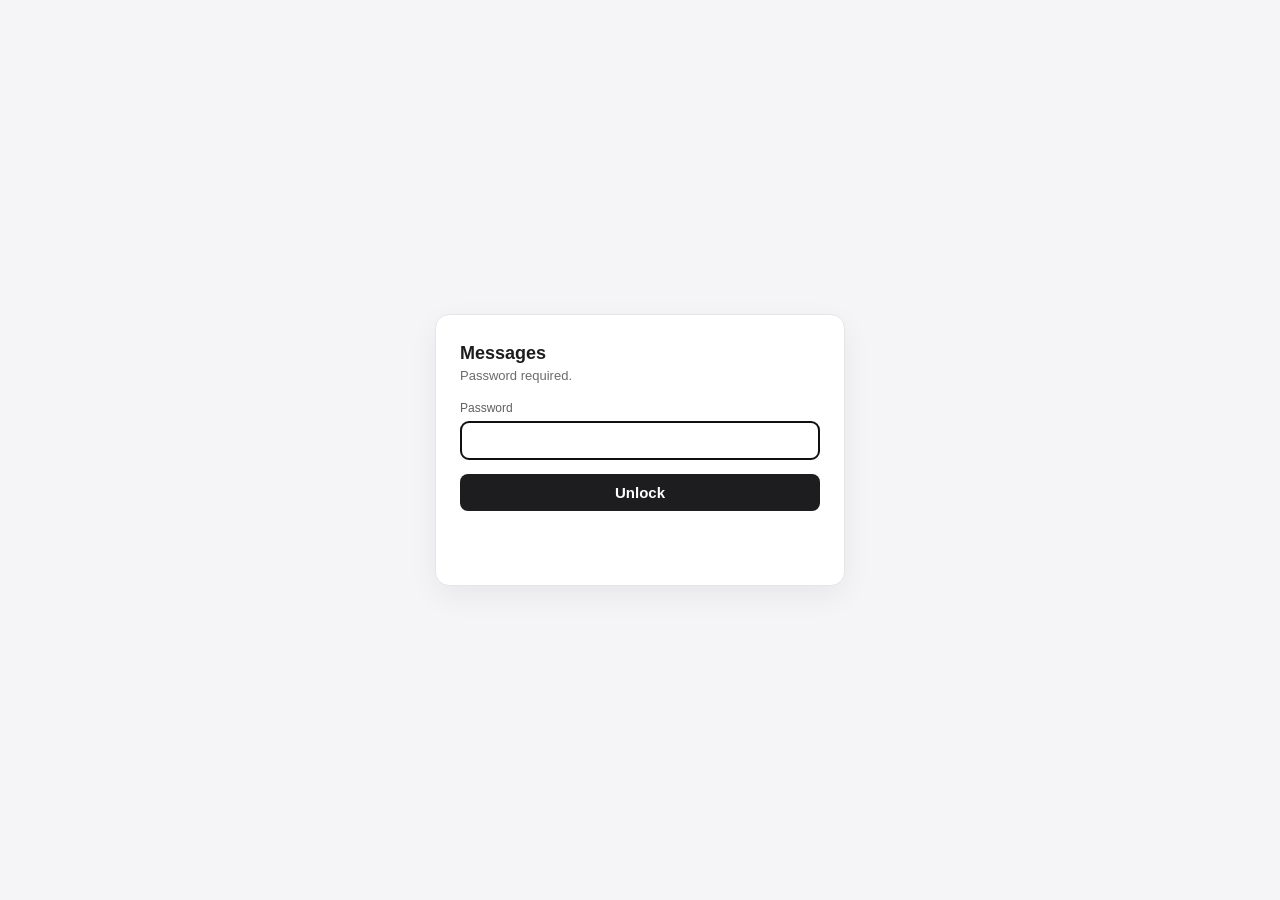
<file: messages/index.html>
<!doctype html>
<html lang="en">
<head>
<meta charset="utf-8">
<meta name="viewport" content="width=device-width,initial-scale=1">
<meta name="robots" content="noindex,nofollow">
<title>Messages</title>
<style>
  :root { color-scheme: light dark; }
  html, body { margin: 0; height: 100%; }
  body {
    font-family: -apple-system, BlinkMacSystemFont, "Segoe UI", Roboto, sans-serif;
    background: #f5f5f7;
    color: #1d1d1f;
    display: grid;
    place-items: center;
  }
  @media (prefers-color-scheme: dark) {
    body { background: #0b0b0c; color: #ececec; }
    .card { background: #161618; border-color: #2a2a2d; }
    input { background: #0b0b0c; color: #ececec; border-color: #2a2a2d; }
  }
  .card {
    width: min(360px, calc(100vw - 32px));
    padding: 28px 24px;
    border-radius: 14px;
    background: #fff;
    border: 1px solid #e5e5ea;
    box-shadow: 0 10px 30px rgba(0,0,0,.06);
  }
  h1 { margin: 0 0 4px; font-size: 18px; font-weight: 600; }
  p.sub { margin: 0 0 18px; font-size: 13px; opacity: .65; }
  label { display: block; font-size: 12px; opacity: .7; margin-bottom: 6px; }
  input[type=password] {
    width: 100%;
    box-sizing: border-box;
    font-size: 15px;
    padding: 10px 12px;
    border-radius: 8px;
    border: 1px solid #d2d2d7;
    background: #fff;
    color: inherit;
  }
  button {
    margin-top: 14px;
    width: 100%;
    padding: 10px 12px;
    font-size: 15px;
    font-weight: 600;
    border-radius: 8px;
    border: 0;
    background: #1d1d1f;
    color: #fff;
    cursor: pointer;
  }
  button:disabled { opacity: .5; cursor: progress; }
  .err { margin-top: 10px; font-size: 13px; color: #c0392b; min-height: 1em; }
  .status { margin-top: 10px; font-size: 13px; opacity: .7; min-height: 1em; }
  iframe.full {
    position: fixed; inset: 0;
    width: 100vw; height: 100vh;
    border: 0; background: #fff;
  }
</style>
</head>
<body>
<div class="card" id="gate">
  <h1>Messages</h1>
  <p class="sub">Password required.</p>
  <form id="f">
    <label for="pw">Password</label>
    <input id="pw" type="password" autocomplete="current-password" autofocus>
    <button id="go" type="submit">Unlock</button>
    <div class="err" id="err"></div>
    <div class="status" id="status"></div>
  </form>
</div>
<script>
(() => {
  const $ = id => document.getElementById(id);
  const err = m => { $("err").textContent = m; };
  const stat = m => { $("status").textContent = m; };

  const b64 = s => {
    const bin = atob(s);
    const buf = new Uint8Array(bin.length);
    for (let i = 0; i < bin.length; i++) buf[i] = bin.charCodeAt(i);
    return buf;
  };

  let payload = null;
  const loadPayload = async () => {
    if (payload) return payload;
    stat("Loading…");
    const res = await fetch("payload.json", { cache: "force-cache" });
    if (!res.ok) throw new Error("payload missing");
    payload = await res.json();
    stat("");
    return payload;
  };

  const deriveKey = async (password, salt, iter) => {
    const enc = new TextEncoder();
    const baseKey = await crypto.subtle.importKey(
      "raw", enc.encode(password),
      { name: "PBKDF2" }, false, ["deriveKey"]
    );
    return crypto.subtle.deriveKey(
      { name: "PBKDF2", salt, iterations: iter, hash: "SHA-256" },
      baseKey,
      { name: "AES-GCM", length: 256 },
      false,
      ["decrypt"]
    );
  };

  const unlock = async (password) => {
    const p = await loadPayload();
    stat("Decrypting…");
    const key = await deriveKey(password, b64(p.salt), p.iter);
    const plain = await crypto.subtle.decrypt(
      { name: "AES-GCM", iv: b64(p.iv) },
      key,
      b64(p.ct)
    );
    return plain;
  };

  $("f").addEventListener("submit", async (e) => {
    e.preventDefault();
    err(""); stat("");
    const btn = $("go");
    btn.disabled = true;
    try {
      const pw = $("pw").value;
      const plain = await unlock(pw);
      const blob = new Blob([plain], { type: "text/html;charset=utf-8" });
      const url = URL.createObjectURL(blob);
      $("gate").remove();
      const frame = document.createElement("iframe");
      frame.className = "full";
      frame.src = url;
      document.body.appendChild(frame);
    } catch (ex) {
      btn.disabled = false;
      stat("");
      err("Wrong password.");
      $("pw").select();
    }
  });
})();
</script>
</body>
</html>
</file>
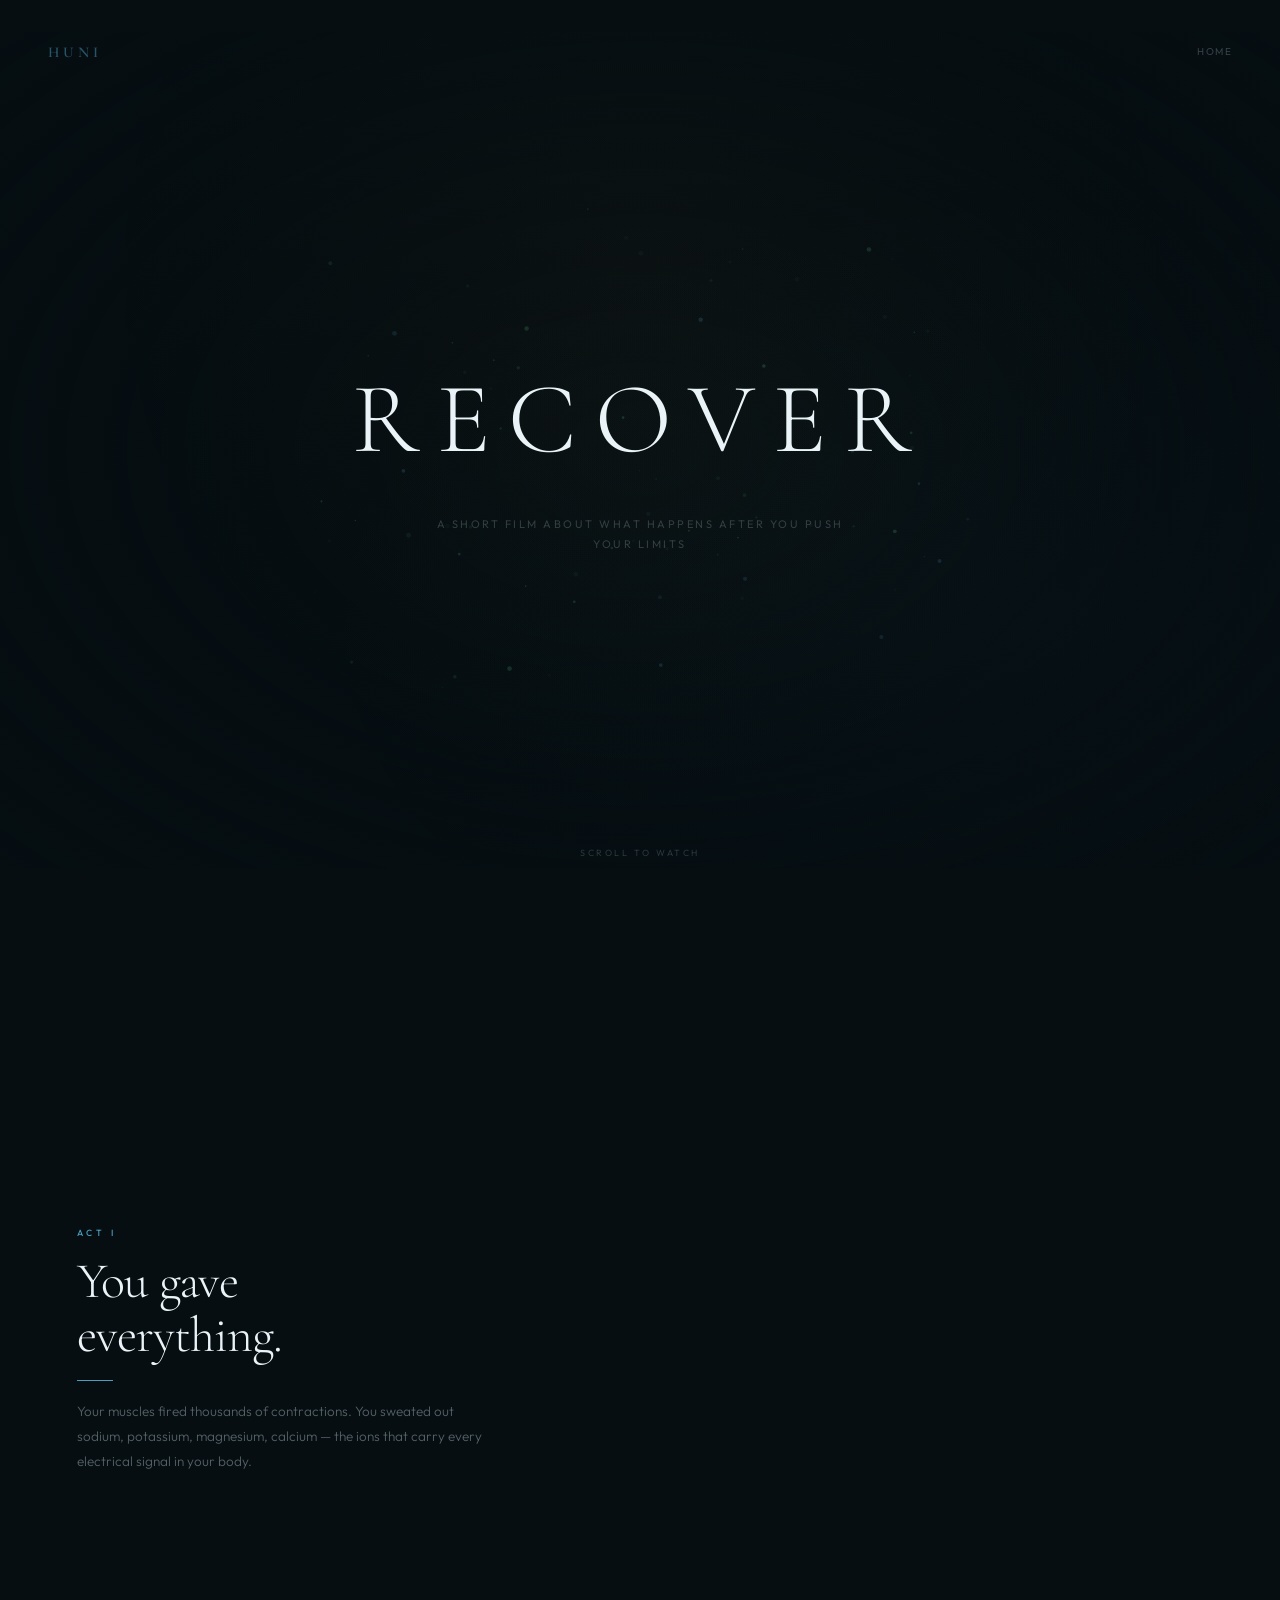
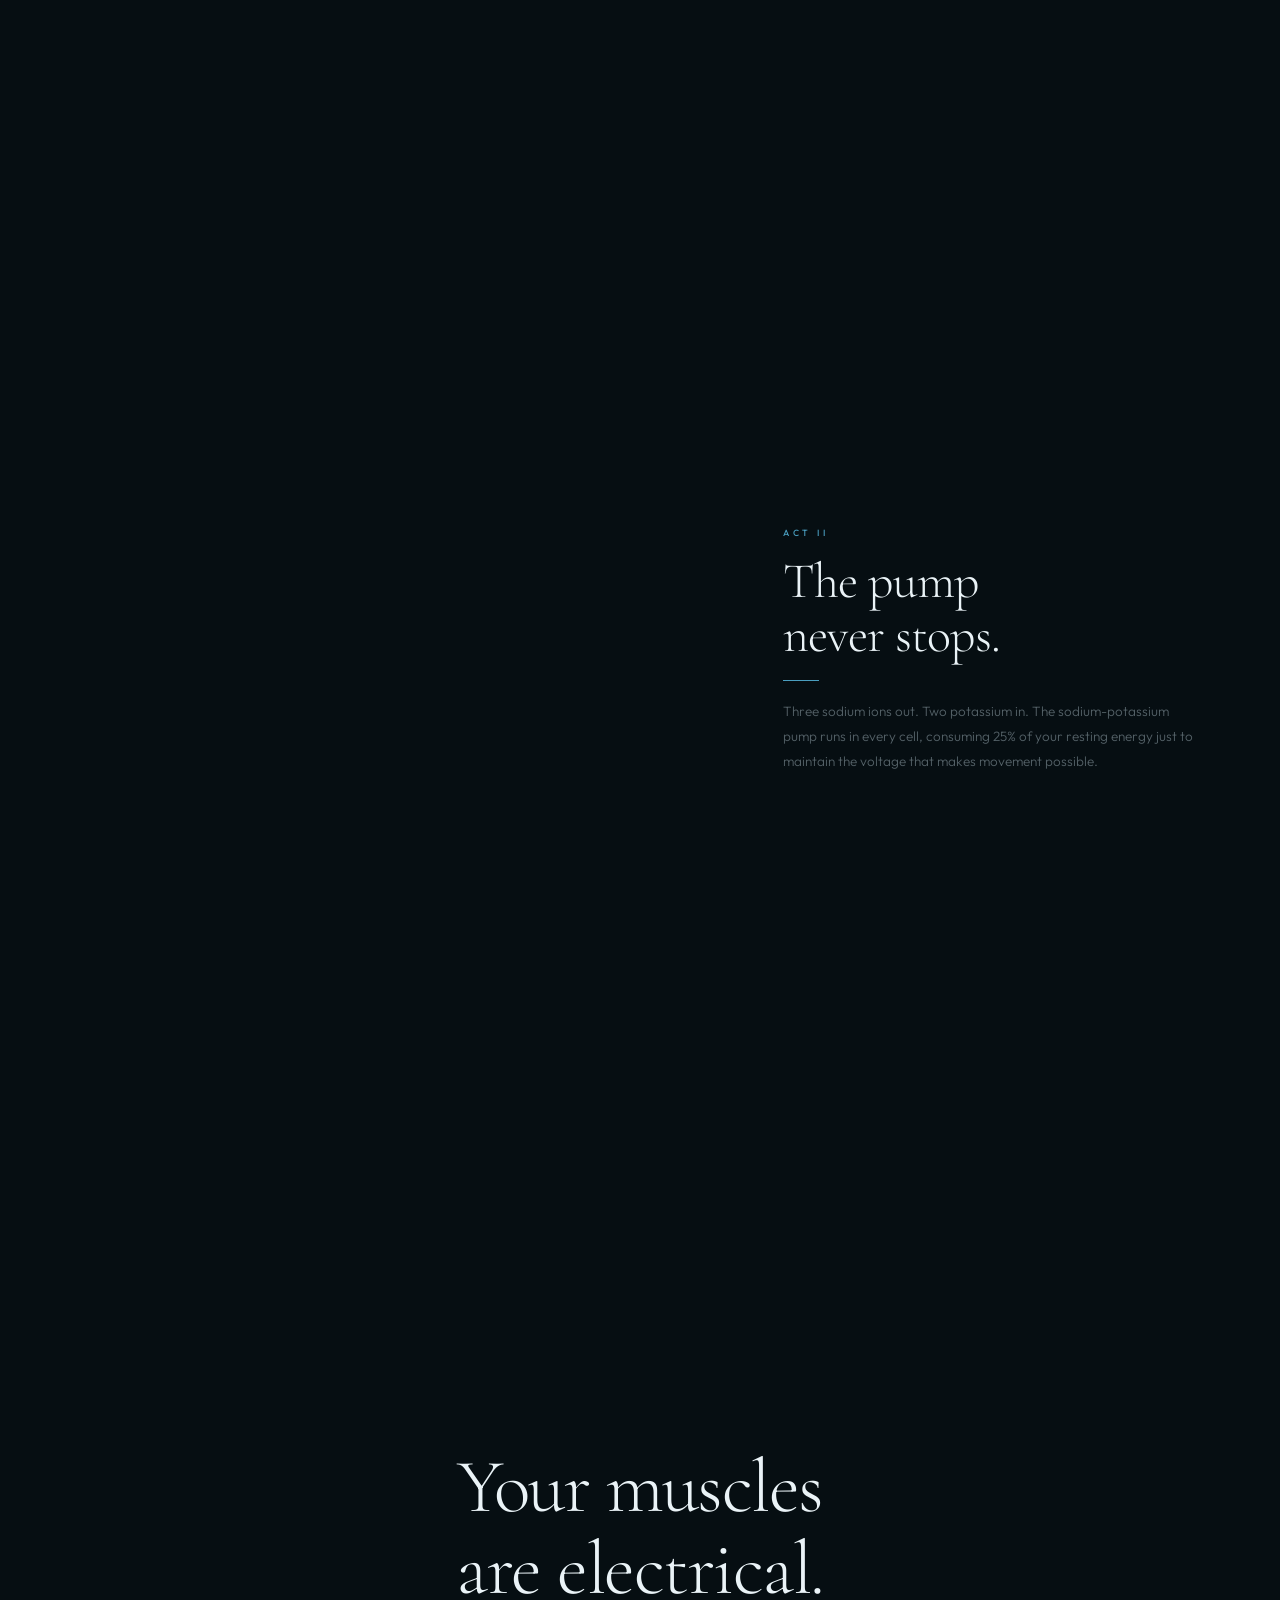
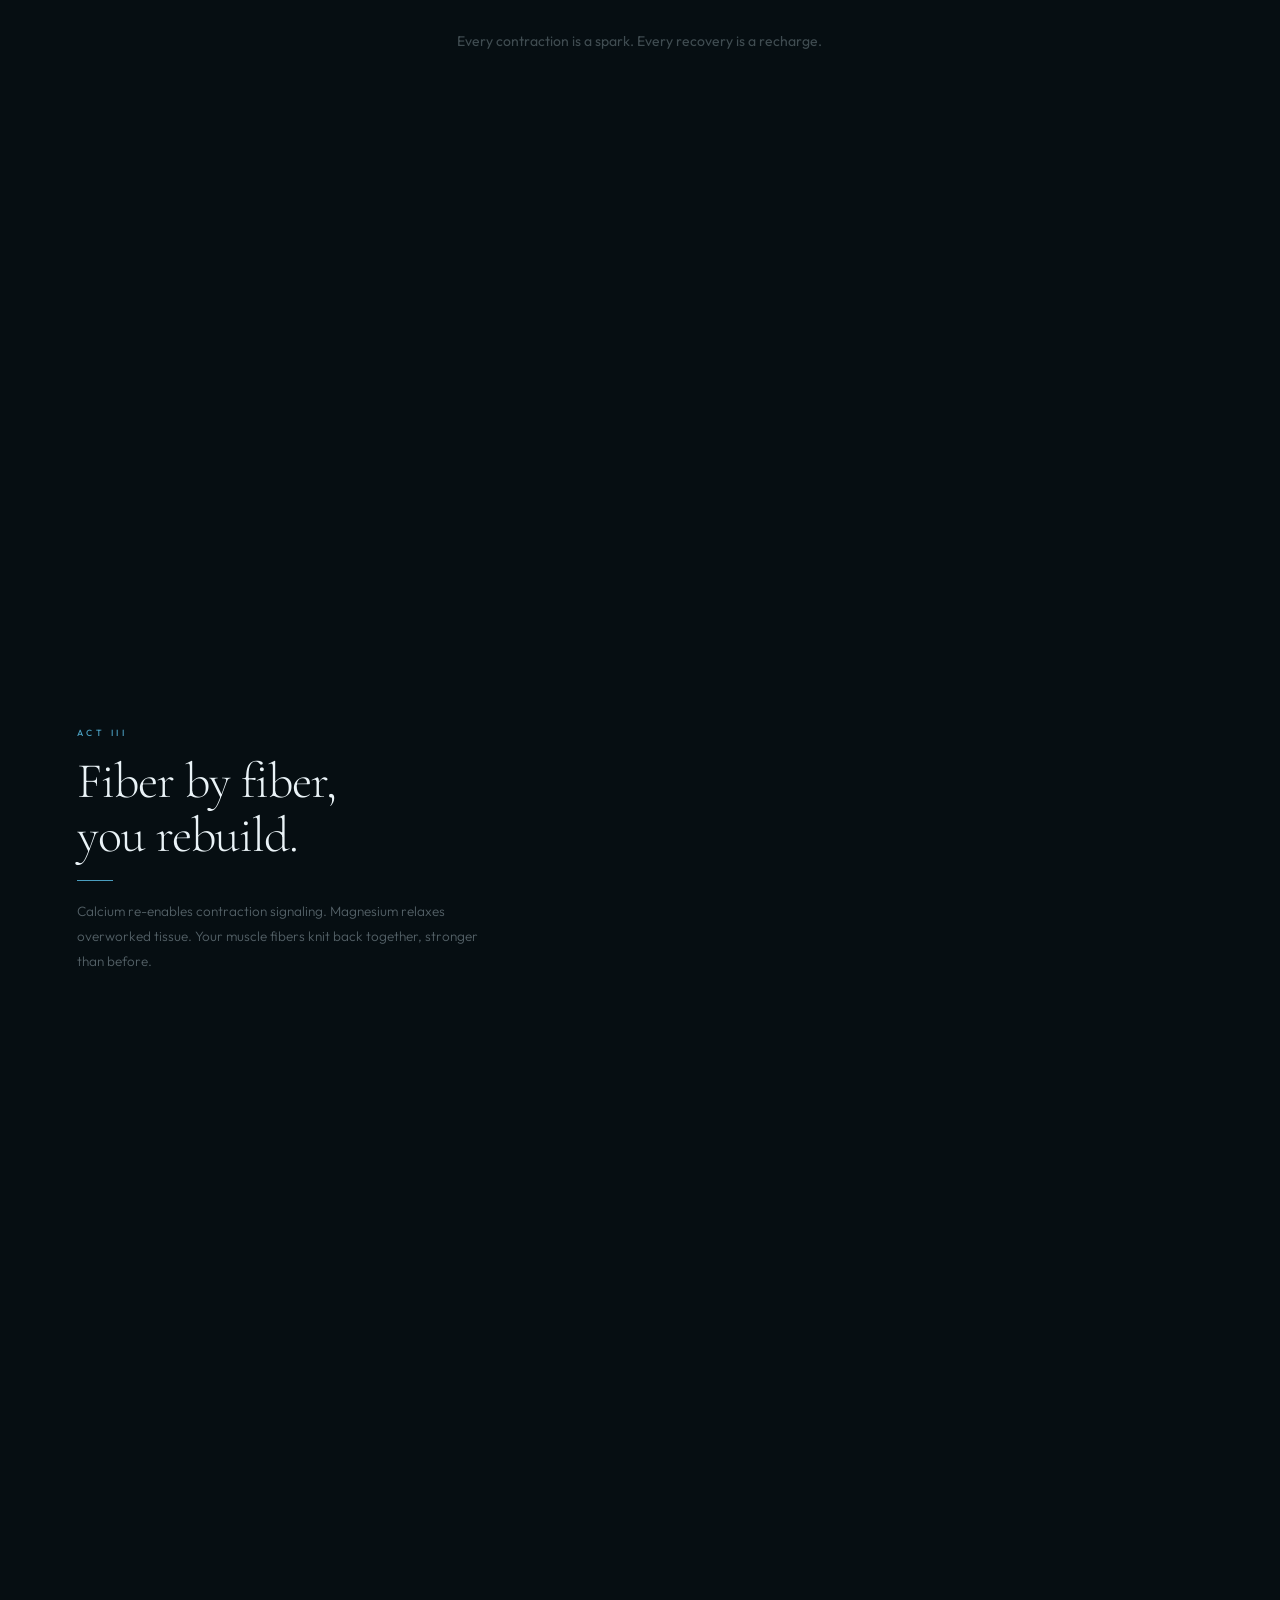
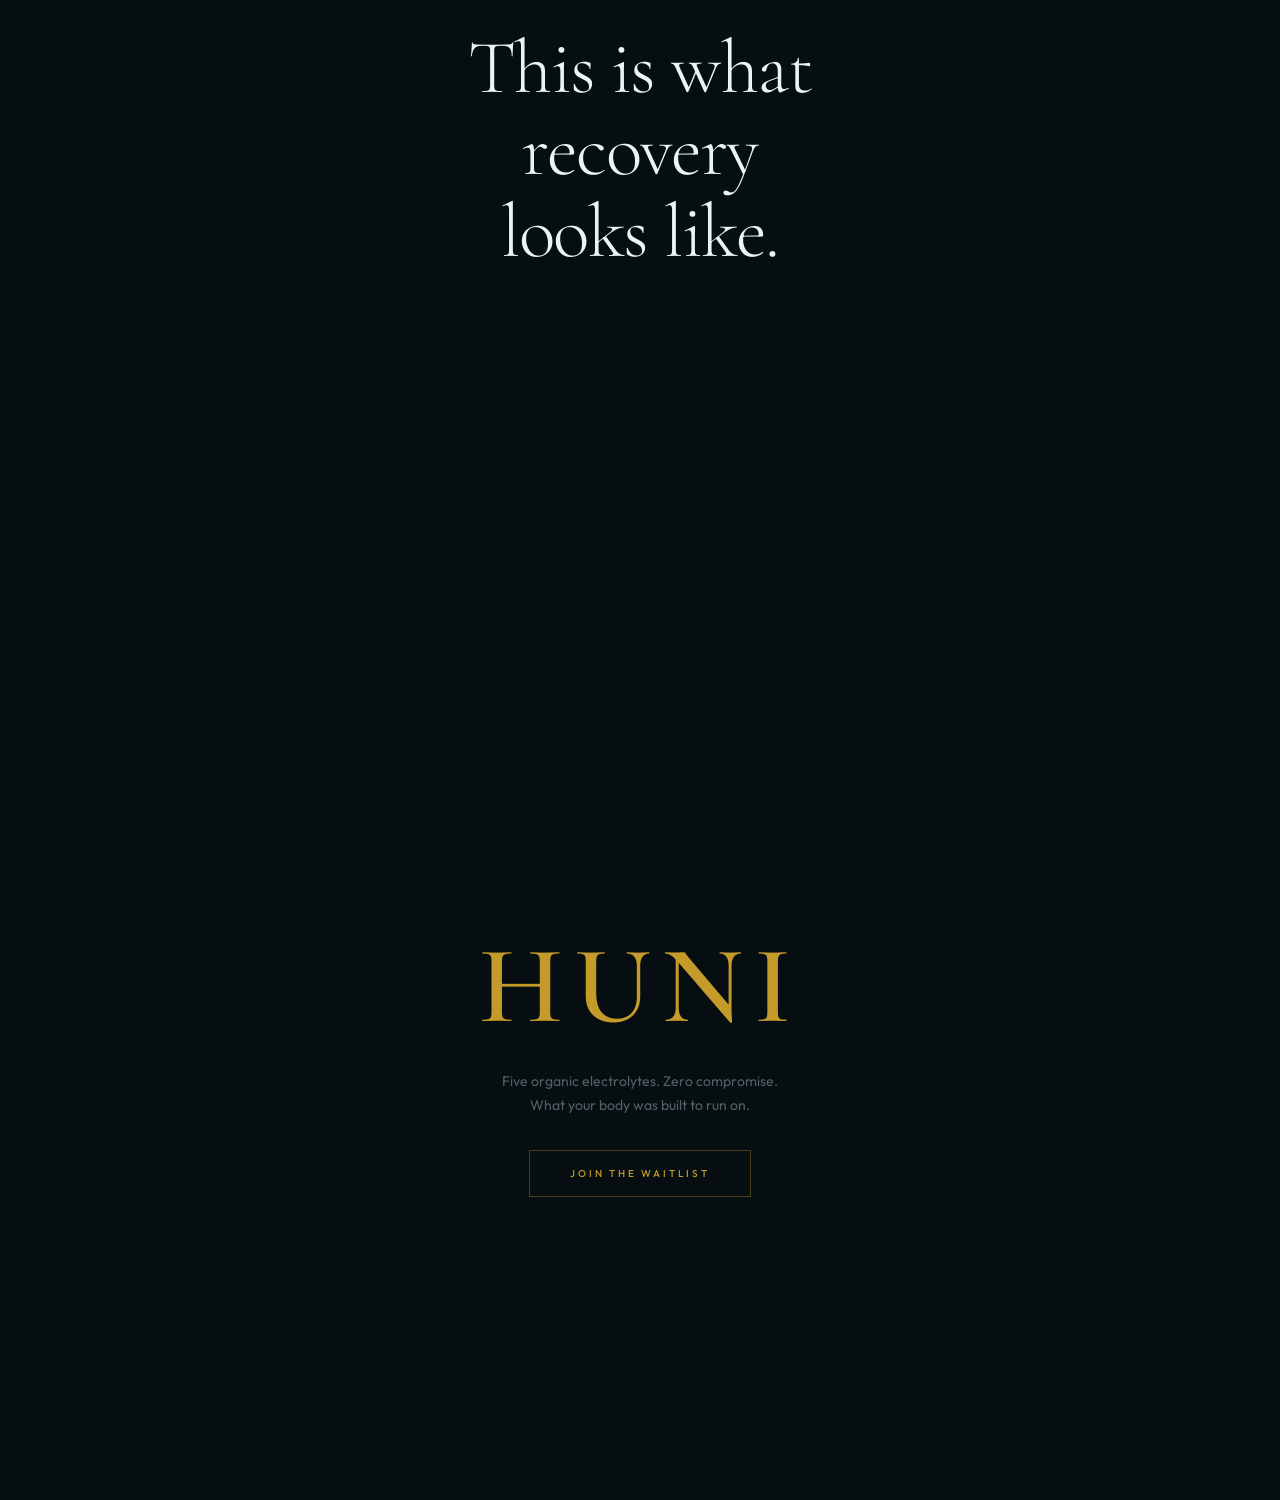
<file: immersive.html>
<!DOCTYPE html><html lang="en" class="dm_sans_f65b9734-module__rAqehG__variable playfair_display_a5dad1f2-module__6FeSRW__variable h-full antialiased"><head><meta charSet="utf-8"/><meta name="viewport" content="width=device-width, initial-scale=1"/><link rel="preload" href="/_next/static/media/2a65768255d6b625-s.p.14by5b4al-y~f.woff2" as="font" crossorigin="" type="font/woff2"/><link rel="preload" href="/_next/static/media/5c285b27cdda1fe8-s.p.0yo6-5yoeeudq.woff2" as="font" crossorigin="" type="font/woff2"/><link rel="stylesheet" href="/_next/static/chunks/101dex-mvtpcf.css" data-precedence="next"/><link rel="preload" as="script" fetchPriority="low" href="/_next/static/chunks/0ht900cau6_ur.js"/><script src="/_next/static/chunks/0dgq26a5_oy.a.js" async=""></script><script src="/_next/static/chunks/16g.ca89g7fib.js" async=""></script><script src="/_next/static/chunks/0oui10gukf8nf.js" async=""></script><script src="/_next/static/chunks/turbopack-0c0~u0a_0awa~.js" async=""></script><script src="/_next/static/chunks/01xlw8hd842-c.js" async=""></script><script src="/_next/static/chunks/0d3shmwh5_nmn.js" async=""></script><script src="/_next/static/chunks/07j.et08nn96k.js" async=""></script><meta name="next-size-adjust" content=""/><title>Huni — The World&#x27;s First Honey-Sweetened Electrolyte</title><meta name="description" content="5 USDA Organic ingredients. Zero compromises. Join the waitlist for the world&#x27;s first honey-sweetened electrolyte."/><link rel="icon" href="/favicon.ico?favicon.0x3dzn~oxb6tn.ico" sizes="256x256" type="image/x-icon"/><script src="/_next/static/chunks/03~yq9q893hmn.js" noModule=""></script></head><body class="min-h-full flex flex-col"><div hidden=""><!--$--><!--/$--></div><style>
        @import url('https://fonts.googleapis.com/css2?family=Cormorant+Garamond:ital,wght@0,300;0,400;0,600;1,300&family=Outfit:wght@300;400;500&display=swap');
        html, body { background: #060e12 !important; }
        body::before { display: none !important; }
        .ir { background:#060e12; color:#c8dde5; font-family:'Outfit',system-ui,sans-serif; min-height:100vh; }
        .ir-canvas { position:fixed; inset:0; z-index:1; pointer-events:none; }
        .ir-vig { position:fixed; inset:0; z-index:2; pointer-events:none;
          background:radial-gradient(ellipse 70% 65% at 50% 50%, transparent 0%, rgba(6,14,18,0.35) 50%, rgba(6,14,18,0.9) 100%); }
        .ir-bar { position:fixed; left:0; right:0; z-index:50; background:#060e12; height:clamp(24px,3.5vh,44px); pointer-events:none; }
        .ir-bar-t { top:0; } .ir-bar-b { bottom:0; }
        .ir-nav { position:fixed; top:0; left:0; right:0; z-index:60; display:flex; justify-content:space-between; align-items:center;
          padding:clamp(32px,4.5vh,52px) clamp(24px,4vw,48px); pointer-events:none; }
        .ir-nav a { pointer-events:auto; text-decoration:none; }
        .ir-logo { font-family:'Cormorant Garamond',serif; font-size:15px; font-weight:600; letter-spacing:4px; color:#4A9EBF; opacity:0.5; }
        .ir-logo:hover { opacity:0.8; }
        .ir-home { font-size:10px; letter-spacing:1.5px; text-transform:uppercase; color:rgba(200,221,229,0.25); }
        .ir-home:hover { color:rgba(200,221,229,0.5); }
        .ir-bw { position:fixed; top:50%; left:50%; z-index:3; transform:translate(-50%,-50%); pointer-events:none; transition:opacity 1.2s ease; }
        .ir-bsvg { width:clamp(140px,18vw,220px); height:auto; transition:filter 1.5s ease; }
        .ir-sec { position:relative; z-index:10; min-height:100vh; display:flex; align-items:center; justify-content:center;
          padding:clamp(60px,10vh,120px) clamp(24px,6vw,80px); }
        .ir-prog { position:fixed; bottom:clamp(24px,3.5vh,44px); left:0; right:0; z-index:55; height:1px; pointer-events:none; }
        .ir-prog-fill { height:100%; background:linear-gradient(90deg,#4A9EBF,#C49A2A); width:0%; }
        .ir-hint { position:fixed; bottom:clamp(36px,4.5vh,60px); left:50%; transform:translateX(-50%); z-index:55;
          font-size:9px; letter-spacing:2.5px; text-transform:uppercase; color:rgba(200,221,229,0.2); pointer-events:none;
          transition:opacity 0.6s; animation:pulse 2.5s ease-in-out infinite; }
        @keyframes pulse { 0%,100%{opacity:0.2} 50%{opacity:0.4} }

        /* ── ANIMATIONS (not transitions!) ── */
        @keyframes fadeIn { from{opacity:0;transform:scale(0.94) translateY(12px)} to{opacity:1;transform:scale(1) translateY(0)} }
        @keyframes fadeUp { from{opacity:0;transform:translateY(20px)} to{opacity:1;transform:translateY(0)} }
        @keyframes fadeUpSm { from{opacity:0;transform:translateY(10px)} to{opacity:1;transform:translateY(0)} }
        @keyframes fadeOpacity { from{opacity:0} to{opacity:1} }
        @keyframes widen { from{width:0} to{width:36px} }
        @keyframes scaleIn { from{opacity:0;transform:scale(0.93)} to{opacity:1;transform:scale(1)} }

        /* Title */
        .ir-tw { text-align:center; }
        .ir-t { font-family:'Cormorant Garamond',serif; font-size:clamp(52px,9vw,100px); font-weight:300;
          letter-spacing:0.18em; color:#eaf3f7; opacity:0; }
        .ir-t.v { animation:fadeIn 1.4s cubic-bezier(0.16,1,0.3,1) forwards; }
        .ir-tsub { margin-top:20px; font-size:11px; letter-spacing:2.5px; text-transform:uppercase;
          color:rgba(200,221,229,0.22); max-width:420px; margin-left:auto; margin-right:auto; line-height:1.8; opacity:0; }
        .ir-tsub.v { animation:fadeOpacity 1s ease 0.6s forwards; }

        /* Scene */
        .ir-sc { max-width:420px; }
        .ir-scl { margin-right:auto; } .ir-scr { margin-left:auto; }
        .ir-sec[data-align="left"] { justify-content:flex-start; }
        .ir-sec[data-align="right"] { justify-content:flex-end; }

        .ir-lab { font-size:9px; font-weight:500; letter-spacing:3.5px; text-transform:uppercase; color:#4A9EBF;
          margin-bottom:14px; opacity:0; }
        .ir-lab.v { animation:fadeUpSm 0.6s ease forwards; }
        .ir-h { font-family:'Cormorant Garamond',serif; font-size:clamp(30px,4.5vw,50px); font-weight:300;
          line-height:1.08; letter-spacing:-0.02em; color:#eaf3f7; white-space:pre-line; margin-bottom:18px; opacity:0; }
        .ir-h.v { animation:fadeUp 0.9s cubic-bezier(0.16,1,0.3,1) 0.12s forwards; }
        .ir-rule { width:0; height:1px; background:#4A9EBF; margin-bottom:18px; }
        .ir-rule.v { animation:widen 0.8s ease 0.25s forwards; }
        .ir-bod { font-size:13.5px; line-height:1.85; font-weight:300; color:rgba(200,221,229,0.4); opacity:0; }
        .ir-bod.v { animation:fadeUpSm 0.7s ease 0.35s forwards; }

        /* Fulltext */
        .ir-ft { text-align:center; max-width:700px; }
        .ir-ftm { font-family:'Cormorant Garamond',serif; font-size:clamp(38px,6.5vw,76px); font-weight:300;
          line-height:1.08; letter-spacing:-0.02em; color:#eaf3f7; white-space:pre-line; opacity:0; }
        .ir-ftm.v { animation:fadeUp 1.2s cubic-bezier(0.16,1,0.3,1) forwards; }
        .ir-fts { margin-top:20px; font-size:14px; color:rgba(200,221,229,0.3); line-height:1.7; opacity:0; }
        .ir-fts.v { animation:fadeOpacity 0.8s ease 0.5s forwards; }

        /* Finale */
        .ir-fin { text-align:center; }
        .ir-fb { font-family:'Cormorant Garamond',serif; font-size:clamp(60px,11vw,110px); font-weight:600;
          letter-spacing:0.1em; color:#C49A2A; opacity:0; }
        .ir-fb.v { animation:scaleIn 1.2s cubic-bezier(0.16,1,0.3,1) forwards; }
        .ir-fsub { font-size:14px; color:rgba(200,221,229,0.4); line-height:1.75; white-space:pre-line;
          max-width:380px; margin:0 auto 32px; opacity:0; }
        .ir-fsub.v { animation:fadeOpacity 0.8s ease 0.4s forwards; }
        .ir-cta { display:inline-block; padding:15px 40px; border:1px solid rgba(196,154,42,0.35); color:#C49A2A;
          font-size:10px; font-weight:500; letter-spacing:2.8px; text-transform:uppercase; text-decoration:none; opacity:0; }
        .ir-cta.v { animation:fadeUpSm 0.5s ease 0.6s forwards; }
        .ir-cta:hover { background:rgba(196,154,42,0.08); border-color:#C49A2A; }

        @media (max-width:768px) {
          .ir-sec[data-align="left"],.ir-sec[data-align="right"] { justify-content:center; }
          .ir-scl,.ir-scr { margin:0 auto; text-align:center; }
        }
      </style><div class="ir"><canvas class="ir-canvas"></canvas><div class="ir-vig"></div><div class="ir-bar ir-bar-t"></div><div class="ir-bar ir-bar-b"></div><nav class="ir-nav"><a class="ir-logo" href="/">HUNI</a><a class="ir-home" href="/">Home</a></nav><div class="ir-bw" style="opacity:0"><svg class="ir-bsvg" viewBox="0 0 200 500" fill="none" xmlns="http://www.w3.org/2000/svg"><defs><linearGradient id="bg" x1="100" y1="0" x2="100" y2="500" gradientUnits="userSpaceOnUse"><stop offset="0%" stop-color="#4A9EBF" stop-opacity="0.15"></stop><stop offset="50%" stop-color="#5AC48A" stop-opacity="0.1"></stop><stop offset="100%" stop-color="#4A9EBF" stop-opacity="0.1"></stop></linearGradient><linearGradient id="mg" x1="100" y1="0" x2="100" y2="500" gradientUnits="userSpaceOnUse"><stop offset="0%" stop-color="#5AC48A" stop-opacity="0.5"></stop><stop offset="50%" stop-color="#4A9EBF" stop-opacity="0.4"></stop><stop offset="100%" stop-color="#C49A2A" stop-opacity="0.3"></stop></linearGradient></defs><ellipse cx="100" cy="38" rx="24" ry="28" stroke="url(#bg)" stroke-width="1.2" opacity="0.5"></ellipse><line x1="100" y1="66" x2="100" y2="82" stroke="url(#bg)" stroke-width="1" opacity="0.4"></line><path d="M68 82 Q60 85 58 120 Q56 160 62 195 L80 200 Q90 202 100 202 Q110 202 120 200 L138 195 Q144 160 142 120 Q140 85 132 82 Z" stroke="url(#bg)" stroke-width="1.2" fill="none" opacity="0.5"></path><path d="M68 82 Q50 84 38 95 Q28 108 24 135 Q22 148 25 168 Q27 178 32 188" stroke="url(#bg)" stroke-width="1.1" opacity="0.4"></path><path d="M132 82 Q150 84 162 95 Q172 108 176 135 Q178 148 175 168 Q173 178 168 188" stroke="url(#bg)" stroke-width="1.1" opacity="0.4"></path><ellipse cx="30" cy="194" rx="8" ry="10" stroke="url(#bg)" stroke-width="0.8" opacity="0.3"></ellipse><ellipse cx="170" cy="194" rx="8" ry="10" stroke="url(#bg)" stroke-width="0.8" opacity="0.3"></ellipse><path d="M62 195 Q70 215 75 225 L100 230 L125 225 Q130 215 138 195" stroke="url(#bg)" stroke-width="1.1" fill="none" opacity="0.4"></path><path d="M75 225 Q72 260 70 300 Q68 340 66 370 Q64 395 68 420 Q70 435 72 450" stroke="url(#bg)" stroke-width="1.2" opacity="0.45"></path><path d="M125 225 Q128 260 130 300 Q132 340 134 370 Q136 395 132 420 Q130 435 128 450" stroke="url(#bg)" stroke-width="1.2" opacity="0.45"></path><path d="M72 450 Q70 460 60 468 Q55 470 52 468" stroke="url(#bg)" stroke-width="0.9" opacity="0.3"></path><path d="M128 450 Q130 460 140 468 Q145 470 148 468" stroke="url(#bg)" stroke-width="0.9" opacity="0.3"></path><line x1="74" y1="240" x2="70" y2="310" stroke="url(#mg)" stroke-width="1.5" opacity="0"></line><line x1="126" y1="240" x2="130" y2="310" stroke="url(#mg)" stroke-width="1.5" opacity="0"></line><line x1="40" y1="110" x2="30" y2="155" stroke="url(#mg)" stroke-width="1.3" opacity="0"></line><line x1="160" y1="110" x2="170" y2="155" stroke="url(#mg)" stroke-width="1.3" opacity="0"></line><line x1="90" y1="120" x2="88" y2="180" stroke="url(#mg)" stroke-width="1" opacity="0"></line><line x1="110" y1="120" x2="112" y2="180" stroke="url(#mg)" stroke-width="1" opacity="0"></line><line x1="68" y1="350" x2="66" y2="410" stroke="url(#mg)" stroke-width="1.2" opacity="0"></line><line x1="132" y1="350" x2="134" y2="410" stroke="url(#mg)" stroke-width="1.2" opacity="0"></line><path d="M75 95 Q85 105 100 108 Q115 105 125 95" stroke="url(#mg)" stroke-width="1" fill="none" opacity="0"></path><circle cx="100" cy="110" r="3" fill="#4A9EBF" opacity="0"></circle><circle cx="100" cy="110" r="8" fill="#4A9EBF" opacity="0"></circle></svg></div><div class="ir-prog"><div class="ir-prog-fill"></div></div><div class="ir-hint">Scroll to watch</div><div data-idx="0" class="ir-sec"><div class="ir-tw"><h1 class="ir-t">RECOVER</h1><p class="ir-tsub">A short film about what happens after you push your limits</p></div></div><div data-idx="1" class="ir-sec" data-align="left"><div class="ir-sc ir-scl"><div class="ir-lab">Act I</div><h2 class="ir-h">You gave
everything.</h2><div class="ir-rule"></div><p class="ir-bod">Your muscles fired thousands of contractions. You sweated out sodium, potassium, magnesium, calcium — the ions that carry every electrical signal in your body.</p></div></div><div data-idx="2" class="ir-sec" data-align="right"><div class="ir-sc ir-scr"><div class="ir-lab">Act II</div><h2 class="ir-h">The pump
never stops.</h2><div class="ir-rule"></div><p class="ir-bod">Three sodium ions out. Two potassium in. The sodium-potassium pump runs in every cell, consuming 25% of your resting energy just to maintain the voltage that makes movement possible.</p></div></div><div data-idx="3" class="ir-sec"><div class="ir-ft"><h2 class="ir-ftm">Your muscles
are electrical.</h2><p class="ir-fts">Every contraction is a spark. Every recovery is a recharge.</p></div></div><div data-idx="4" class="ir-sec" data-align="left"><div class="ir-sc ir-scl"><div class="ir-lab">Act III</div><h2 class="ir-h">Fiber by fiber,
you rebuild.</h2><div class="ir-rule"></div><p class="ir-bod">Calcium re-enables contraction signaling. Magnesium relaxes overworked tissue. Your muscle fibers knit back together, stronger than before.</p></div></div><div data-idx="5" class="ir-sec"><div class="ir-ft"><h2 class="ir-ftm">This is what
recovery
looks like.</h2></div></div><div data-idx="6" class="ir-sec"><div class="ir-fin"><h1 class="ir-fb">HUNI</h1><p class="ir-fsub">Five organic electrolytes. Zero compromise.
What your body was built to run on.</p><a class="ir-cta" href="/">Join the Waitlist</a></div></div></div><!--$--><!--/$--><script src="/_next/static/chunks/0ht900cau6_ur.js" id="_R_" async=""></script><script>(self.__next_f=self.__next_f||[]).push([0])</script><script>self.__next_f.push([1,"1:\"$Sreact.fragment\"\n2:I[39756,[\"/_next/static/chunks/01xlw8hd842-c.js\",\"/_next/static/chunks/0d3shmwh5_nmn.js\"],\"default\"]\n3:I[37457,[\"/_next/static/chunks/01xlw8hd842-c.js\",\"/_next/static/chunks/0d3shmwh5_nmn.js\"],\"default\"]\n4:I[47257,[\"/_next/static/chunks/01xlw8hd842-c.js\",\"/_next/static/chunks/0d3shmwh5_nmn.js\"],\"ClientPageRoot\"]\n5:I[43698,[\"/_next/static/chunks/01xlw8hd842-c.js\",\"/_next/static/chunks/0d3shmwh5_nmn.js\",\"/_next/static/chunks/07j.et08nn96k.js\"],\"default\"]\n8:I[97367,[\"/_next/static/chunks/01xlw8hd842-c.js\",\"/_next/static/chunks/0d3shmwh5_nmn.js\"],\"OutletBoundary\"]\n9:\"$Sreact.suspense\"\nc:I[97367,[\"/_next/static/chunks/01xlw8hd842-c.js\",\"/_next/static/chunks/0d3shmwh5_nmn.js\"],\"ViewportBoundary\"]\ne:I[97367,[\"/_next/static/chunks/01xlw8hd842-c.js\",\"/_next/static/chunks/0d3shmwh5_nmn.js\"],\"MetadataBoundary\"]\n10:I[68027,[\"/_next/static/chunks/01xlw8hd842-c.js\",\"/_next/static/chunks/0d3shmwh5_nmn.js\"],\"default\",1]\n:HL[\"/_next/static/chunks/101dex-mvtpcf.css\",\"style\"]\n:HL[\"/_next/static/media/2a65768255d6b625-s.p.14by5b4al-y~f.woff2\",\"font\",{\"crossOrigin\":\"\",\"type\":\"font/woff2\"}]\n:HL[\"/_next/static/media/5c285b27cdda1fe8-s.p.0yo6-5yoeeudq.woff2\",\"font\",{\"crossOrigin\":\"\",\"type\":\"font/woff2\"}]\n"])</script><script>self.__next_f.push([1,"0:{\"P\":null,\"c\":[\"\",\"immersive\"],\"q\":\"\",\"i\":false,\"f\":[[[\"\",{\"children\":[\"immersive\",{\"children\":[\"__PAGE__\",{}]}]},\"$undefined\",\"$undefined\",16],[[\"$\",\"$1\",\"c\",{\"children\":[[[\"$\",\"link\",\"0\",{\"rel\":\"stylesheet\",\"href\":\"/_next/static/chunks/101dex-mvtpcf.css\",\"precedence\":\"next\",\"crossOrigin\":\"$undefined\",\"nonce\":\"$undefined\"}],[\"$\",\"script\",\"script-0\",{\"src\":\"/_next/static/chunks/01xlw8hd842-c.js\",\"async\":true,\"nonce\":\"$undefined\"}],[\"$\",\"script\",\"script-1\",{\"src\":\"/_next/static/chunks/0d3shmwh5_nmn.js\",\"async\":true,\"nonce\":\"$undefined\"}]],[\"$\",\"html\",null,{\"lang\":\"en\",\"className\":\"dm_sans_f65b9734-module__rAqehG__variable playfair_display_a5dad1f2-module__6FeSRW__variable h-full antialiased\",\"children\":[\"$\",\"body\",null,{\"className\":\"min-h-full flex flex-col\",\"children\":[\"$\",\"$L2\",null,{\"parallelRouterKey\":\"children\",\"error\":\"$undefined\",\"errorStyles\":\"$undefined\",\"errorScripts\":\"$undefined\",\"template\":[\"$\",\"$L3\",null,{}],\"templateStyles\":\"$undefined\",\"templateScripts\":\"$undefined\",\"notFound\":[[[\"$\",\"title\",null,{\"children\":\"404: This page could not be found.\"}],[\"$\",\"div\",null,{\"style\":{\"fontFamily\":\"system-ui,\\\"Segoe UI\\\",Roboto,Helvetica,Arial,sans-serif,\\\"Apple Color Emoji\\\",\\\"Segoe UI Emoji\\\"\",\"height\":\"100vh\",\"textAlign\":\"center\",\"display\":\"flex\",\"flexDirection\":\"column\",\"alignItems\":\"center\",\"justifyContent\":\"center\"},\"children\":[\"$\",\"div\",null,{\"children\":[[\"$\",\"style\",null,{\"dangerouslySetInnerHTML\":{\"__html\":\"body{color:#000;background:#fff;margin:0}.next-error-h1{border-right:1px solid rgba(0,0,0,.3)}@media (prefers-color-scheme:dark){body{color:#fff;background:#000}.next-error-h1{border-right:1px solid rgba(255,255,255,.3)}}\"}}],[\"$\",\"h1\",null,{\"className\":\"next-error-h1\",\"style\":{\"display\":\"inline-block\",\"margin\":\"0 20px 0 0\",\"padding\":\"0 23px 0 0\",\"fontSize\":24,\"fontWeight\":500,\"verticalAlign\":\"top\",\"lineHeight\":\"49px\"},\"children\":404}],[\"$\",\"div\",null,{\"style\":{\"display\":\"inline-block\"},\"children\":[\"$\",\"h2\",null,{\"style\":{\"fontSize\":14,\"fontWeight\":400,\"lineHeight\":\"49px\",\"margin\":0},\"children\":\"This page could not be found.\"}]}]]}]}]],[]],\"forbidden\":\"$undefined\",\"unauthorized\":\"$undefined\"}]}]}]]}],{\"children\":[[\"$\",\"$1\",\"c\",{\"children\":[null,[\"$\",\"$L2\",null,{\"parallelRouterKey\":\"children\",\"error\":\"$undefined\",\"errorStyles\":\"$undefined\",\"errorScripts\":\"$undefined\",\"template\":[\"$\",\"$L3\",null,{}],\"templateStyles\":\"$undefined\",\"templateScripts\":\"$undefined\",\"notFound\":\"$undefined\",\"forbidden\":\"$undefined\",\"unauthorized\":\"$undefined\"}]]}],{\"children\":[[\"$\",\"$1\",\"c\",{\"children\":[[\"$\",\"$L4\",null,{\"Component\":\"$5\",\"serverProvidedParams\":{\"searchParams\":{},\"params\":{},\"promises\":[\"$@6\",\"$@7\"]}}],[[\"$\",\"script\",\"script-0\",{\"src\":\"/_next/static/chunks/07j.et08nn96k.js\",\"async\":true,\"nonce\":\"$undefined\"}]],[\"$\",\"$L8\",null,{\"children\":[\"$\",\"$9\",null,{\"name\":\"Next.MetadataOutlet\",\"children\":\"$@a\"}]}]]}],{},null,false,null]},null,false,\"$@b\"]},null,false,null],[\"$\",\"$1\",\"h\",{\"children\":[null,[\"$\",\"$Lc\",null,{\"children\":\"$Ld\"}],[\"$\",\"div\",null,{\"hidden\":true,\"children\":[\"$\",\"$Le\",null,{\"children\":[\"$\",\"$9\",null,{\"name\":\"Next.Metadata\",\"children\":\"$Lf\"}]}]}],[\"$\",\"meta\",null,{\"name\":\"next-size-adjust\",\"content\":\"\"}]]}],false]],\"m\":\"$undefined\",\"G\":[\"$10\",[[\"$\",\"link\",\"0\",{\"rel\":\"stylesheet\",\"href\":\"/_next/static/chunks/101dex-mvtpcf.css\",\"precedence\":\"next\",\"crossOrigin\":\"$undefined\",\"nonce\":\"$undefined\"}]]],\"S\":true,\"h\":null,\"s\":\"$undefined\",\"l\":\"$undefined\",\"p\":\"$undefined\",\"d\":\"$undefined\",\"b\":\"KLlBmPJsAwzdpDcM-VjxA\"}\n"])</script><script>self.__next_f.push([1,"11:[]\nb:\"$W11\"\n6:{}\n7:\"$0:f:0:1:1:children:1:children:0:props:children:0:props:serverProvidedParams:params\"\n"])</script><script>self.__next_f.push([1,"d:[[\"$\",\"meta\",\"0\",{\"charSet\":\"utf-8\"}],[\"$\",\"meta\",\"1\",{\"name\":\"viewport\",\"content\":\"width=device-width, initial-scale=1\"}]]\n"])</script><script>self.__next_f.push([1,"12:I[27201,[\"/_next/static/chunks/01xlw8hd842-c.js\",\"/_next/static/chunks/0d3shmwh5_nmn.js\"],\"IconMark\"]\na:null\nf:[[\"$\",\"title\",\"0\",{\"children\":\"Huni — The World's First Honey-Sweetened Electrolyte\"}],[\"$\",\"meta\",\"1\",{\"name\":\"description\",\"content\":\"5 USDA Organic ingredients. Zero compromises. Join the waitlist for the world's first honey-sweetened electrolyte.\"}],[\"$\",\"link\",\"2\",{\"rel\":\"icon\",\"href\":\"/favicon.ico?favicon.0x3dzn~oxb6tn.ico\",\"sizes\":\"256x256\",\"type\":\"image/x-icon\"}],[\"$\",\"$L12\",\"3\",{}]]\n"])</script></body></html>
</file>
<file: _next/static/chunks/101dex-mvtpcf.css>
@font-face{font-family:DM Sans;font-style:normal;font-weight:400;font-display:swap;src:url(../media/c3cb240f9c892514-s.163v2i5cux7-c.woff2)format("woff2");unicode-range:U+100-2BA,U+2BD-2C5,U+2C7-2CC,U+2CE-2D7,U+2DD-2FF,U+304,U+308,U+329,U+1D00-1DBF,U+1E00-1E9F,U+1EF2-1EFF,U+2020,U+20A0-20AB,U+20AD-20C0,U+2113,U+2C60-2C7F,U+A720-A7FF}@font-face{font-family:DM Sans;font-style:normal;font-weight:400;font-display:swap;src:url(../media/5c285b27cdda1fe8-s.p.0yo6-5yoeeudq.woff2)format("woff2");unicode-range:U+??,U+131,U+152-153,U+2BB-2BC,U+2C6,U+2DA,U+2DC,U+304,U+308,U+329,U+2000-206F,U+20AC,U+2122,U+2191,U+2193,U+2212,U+2215,U+FEFF,U+FFFD}@font-face{font-family:DM Sans;font-style:normal;font-weight:500;font-display:swap;src:url(../media/c3cb240f9c892514-s.163v2i5cux7-c.woff2)format("woff2");unicode-range:U+100-2BA,U+2BD-2C5,U+2C7-2CC,U+2CE-2D7,U+2DD-2FF,U+304,U+308,U+329,U+1D00-1DBF,U+1E00-1E9F,U+1EF2-1EFF,U+2020,U+20A0-20AB,U+20AD-20C0,U+2113,U+2C60-2C7F,U+A720-A7FF}@font-face{font-family:DM Sans;font-style:normal;font-weight:500;font-display:swap;src:url(../media/5c285b27cdda1fe8-s.p.0yo6-5yoeeudq.woff2)format("woff2");unicode-range:U+??,U+131,U+152-153,U+2BB-2BC,U+2C6,U+2DA,U+2DC,U+304,U+308,U+329,U+2000-206F,U+20AC,U+2122,U+2191,U+2193,U+2212,U+2215,U+FEFF,U+FFFD}@font-face{font-family:DM Sans;font-style:normal;font-weight:600;font-display:swap;src:url(../media/c3cb240f9c892514-s.163v2i5cux7-c.woff2)format("woff2");unicode-range:U+100-2BA,U+2BD-2C5,U+2C7-2CC,U+2CE-2D7,U+2DD-2FF,U+304,U+308,U+329,U+1D00-1DBF,U+1E00-1E9F,U+1EF2-1EFF,U+2020,U+20A0-20AB,U+20AD-20C0,U+2113,U+2C60-2C7F,U+A720-A7FF}@font-face{font-family:DM Sans;font-style:normal;font-weight:600;font-display:swap;src:url(../media/5c285b27cdda1fe8-s.p.0yo6-5yoeeudq.woff2)format("woff2");unicode-range:U+??,U+131,U+152-153,U+2BB-2BC,U+2C6,U+2DA,U+2DC,U+304,U+308,U+329,U+2000-206F,U+20AC,U+2122,U+2191,U+2193,U+2212,U+2215,U+FEFF,U+FFFD}@font-face{font-family:DM Sans;font-style:normal;font-weight:700;font-display:swap;src:url(../media/c3cb240f9c892514-s.163v2i5cux7-c.woff2)format("woff2");unicode-range:U+100-2BA,U+2BD-2C5,U+2C7-2CC,U+2CE-2D7,U+2DD-2FF,U+304,U+308,U+329,U+1D00-1DBF,U+1E00-1E9F,U+1EF2-1EFF,U+2020,U+20A0-20AB,U+20AD-20C0,U+2113,U+2C60-2C7F,U+A720-A7FF}@font-face{font-family:DM Sans;font-style:normal;font-weight:700;font-display:swap;src:url(../media/5c285b27cdda1fe8-s.p.0yo6-5yoeeudq.woff2)format("woff2");unicode-range:U+??,U+131,U+152-153,U+2BB-2BC,U+2C6,U+2DA,U+2DC,U+304,U+308,U+329,U+2000-206F,U+20AC,U+2122,U+2191,U+2193,U+2212,U+2215,U+FEFF,U+FFFD}@font-face{font-family:DM Sans Fallback;src:local(Arial);ascent-override:94.9%;descent-override:29.66%;line-gap-override:0.0%;size-adjust:104.53%}.dm_sans_f65b9734-module__rAqehG__className{font-family:DM Sans,DM Sans Fallback;font-style:normal}.dm_sans_f65b9734-module__rAqehG__variable{--font-dm-sans:"DM Sans", "DM Sans Fallback"}
@font-face{font-family:Playfair Display;font-style:normal;font-weight:600;font-display:swap;src:url(../media/65c558afe41e89d6-s.113htgw8u-emy.woff2)format("woff2");unicode-range:U+301,U+400-45F,U+490-491,U+4B0-4B1,U+2116}@font-face{font-family:Playfair Display;font-style:normal;font-weight:600;font-display:swap;src:url(../media/14e23f9b59180572-s.08.c8psu~gif9.woff2)format("woff2");unicode-range:U+102-103,U+110-111,U+128-129,U+168-169,U+1A0-1A1,U+1AF-1B0,U+300-301,U+303-304,U+308-309,U+323,U+329,U+1EA0-1EF9,U+20AB}@font-face{font-family:Playfair Display;font-style:normal;font-weight:600;font-display:swap;src:url(../media/b49b0d9b851e4899-s.0yfy_qj1.2qn0.woff2)format("woff2");unicode-range:U+100-2BA,U+2BD-2C5,U+2C7-2CC,U+2CE-2D7,U+2DD-2FF,U+304,U+308,U+329,U+1D00-1DBF,U+1E00-1E9F,U+1EF2-1EFF,U+2020,U+20A0-20AB,U+20AD-20C0,U+2113,U+2C60-2C7F,U+A720-A7FF}@font-face{font-family:Playfair Display;font-style:normal;font-weight:600;font-display:swap;src:url(../media/2a65768255d6b625-s.p.14by5b4al-y~f.woff2)format("woff2");unicode-range:U+??,U+131,U+152-153,U+2BB-2BC,U+2C6,U+2DA,U+2DC,U+304,U+308,U+329,U+2000-206F,U+20AC,U+2122,U+2191,U+2193,U+2212,U+2215,U+FEFF,U+FFFD}@font-face{font-family:Playfair Display;font-style:normal;font-weight:700;font-display:swap;src:url(../media/65c558afe41e89d6-s.113htgw8u-emy.woff2)format("woff2");unicode-range:U+301,U+400-45F,U+490-491,U+4B0-4B1,U+2116}@font-face{font-family:Playfair Display;font-style:normal;font-weight:700;font-display:swap;src:url(../media/14e23f9b59180572-s.08.c8psu~gif9.woff2)format("woff2");unicode-range:U+102-103,U+110-111,U+128-129,U+168-169,U+1A0-1A1,U+1AF-1B0,U+300-301,U+303-304,U+308-309,U+323,U+329,U+1EA0-1EF9,U+20AB}@font-face{font-family:Playfair Display;font-style:normal;font-weight:700;font-display:swap;src:url(../media/b49b0d9b851e4899-s.0yfy_qj1.2qn0.woff2)format("woff2");unicode-range:U+100-2BA,U+2BD-2C5,U+2C7-2CC,U+2CE-2D7,U+2DD-2FF,U+304,U+308,U+329,U+1D00-1DBF,U+1E00-1E9F,U+1EF2-1EFF,U+2020,U+20A0-20AB,U+20AD-20C0,U+2113,U+2C60-2C7F,U+A720-A7FF}@font-face{font-family:Playfair Display;font-style:normal;font-weight:700;font-display:swap;src:url(../media/2a65768255d6b625-s.p.14by5b4al-y~f.woff2)format("woff2");unicode-range:U+??,U+131,U+152-153,U+2BB-2BC,U+2C6,U+2DA,U+2DC,U+304,U+308,U+329,U+2000-206F,U+20AC,U+2122,U+2191,U+2193,U+2212,U+2215,U+FEFF,U+FFFD}@font-face{font-family:Playfair Display Fallback;src:local(Times New Roman);ascent-override:97.25%;descent-override:22.56%;line-gap-override:0.0%;size-adjust:111.26%}.playfair_display_a5dad1f2-module__6FeSRW__className{font-family:Playfair Display,Playfair Display Fallback;font-style:normal}.playfair_display_a5dad1f2-module__6FeSRW__variable{--font-playfair:"Playfair Display", "Playfair Display Fallback"}
@layer properties{@supports (((-webkit-hyphens:none)) and (not (margin-trim:inline))) or ((-moz-orient:inline) and (not (color:rgb(from red r g b)))){*,:before,:after,::backdrop{--tw-rotate-x:initial;--tw-rotate-y:initial;--tw-rotate-z:initial;--tw-skew-x:initial;--tw-skew-y:initial;--tw-border-style:solid;--tw-font-weight:initial;--tw-tracking:initial;--tw-shadow:0 0 #0000;--tw-shadow-color:initial;--tw-shadow-alpha:100%;--tw-inset-shadow:0 0 #0000;--tw-inset-shadow-color:initial;--tw-inset-shadow-alpha:100%;--tw-ring-color:initial;--tw-ring-shadow:0 0 #0000;--tw-inset-ring-color:initial;--tw-inset-ring-shadow:0 0 #0000;--tw-ring-inset:initial;--tw-ring-offset-width:0px;--tw-ring-offset-color:#fff;--tw-ring-offset-shadow:0 0 #0000;--tw-outline-style:solid;--tw-blur:initial;--tw-brightness:initial;--tw-contrast:initial;--tw-grayscale:initial;--tw-hue-rotate:initial;--tw-invert:initial;--tw-opacity:initial;--tw-saturate:initial;--tw-sepia:initial;--tw-drop-shadow:initial;--tw-drop-shadow-color:initial;--tw-drop-shadow-alpha:100%;--tw-drop-shadow-size:initial;--tw-duration:initial;--tw-ease:initial;--tw-translate-x:0;--tw-translate-y:0;--tw-translate-z:0;--tw-animation-delay:0s;--tw-animation-direction:normal;--tw-animation-duration:initial;--tw-animation-fill-mode:none;--tw-animation-iteration-count:1;--tw-enter-blur:0;--tw-enter-opacity:1;--tw-enter-rotate:0;--tw-enter-scale:1;--tw-enter-translate-x:0;--tw-enter-translate-y:0;--tw-exit-blur:0;--tw-exit-opacity:1;--tw-exit-rotate:0;--tw-exit-scale:1;--tw-exit-translate-x:0;--tw-exit-translate-y:0}}}@layer theme{:root,:host{--font-serif:ui-serif, Georgia, Cambria, "Times New Roman", Times, serif;--spacing:.25rem;--text-xs:.75rem;--text-xs--line-height:calc(1 / .75);--text-sm:.875rem;--text-sm--line-height:calc(1.25 / .875);--text-lg:1.125rem;--text-lg--line-height:calc(1.75 / 1.125);--font-weight-medium:500;--font-weight-semibold:600;--font-weight-bold:700;--tracking-tight:-.025em;--radius-md:calc(var(--radius) * .8);--ease-in:cubic-bezier(.4, 0, 1, 1);--ease-out:cubic-bezier(0, 0, .2, 1);--ease-in-out:cubic-bezier(.4, 0, .2, 1);--default-transition-duration:.15s;--default-transition-timing-function:cubic-bezier(.4, 0, .2, 1);--default-font-family:var(--font-dm-sans), "DM Sans", ui-sans-serif, system-ui, sans-serif;--default-mono-font-family:"SF Mono", "Fira Code", monospace}}@layer base{*,:after,:before,::backdrop{box-sizing:border-box;border:0 solid;margin:0;padding:0}::file-selector-button{box-sizing:border-box;border:0 solid;margin:0;padding:0}html,:host{-webkit-text-size-adjust:100%;tab-size:4;line-height:1.5;font-family:var(--default-font-family,ui-sans-serif, system-ui, sans-serif, "Apple Color Emoji", "Segoe UI Emoji", "Segoe UI Symbol", "Noto Color Emoji");font-feature-settings:var(--default-font-feature-settings,normal);font-variation-settings:var(--default-font-variation-settings,normal);-webkit-tap-highlight-color:transparent}hr{height:0;color:inherit;border-top-width:1px}abbr:where([title]){-webkit-text-decoration:underline dotted;text-decoration:underline dotted}h1,h2,h3,h4,h5,h6{font-size:inherit;font-weight:inherit}a{color:inherit;-webkit-text-decoration:inherit;-webkit-text-decoration:inherit;-webkit-text-decoration:inherit;-webkit-text-decoration:inherit;text-decoration:inherit}b,strong{font-weight:bolder}code,kbd,samp,pre{font-family:var(--default-mono-font-family,ui-monospace, SFMono-Regular, Menlo, Monaco, Consolas, "Liberation Mono", "Courier New", monospace);font-feature-settings:var(--default-mono-font-feature-settings,normal);font-variation-settings:var(--default-mono-font-variation-settings,normal);font-size:1em}small{font-size:80%}sub,sup{vertical-align:baseline;font-size:75%;line-height:0;position:relative}sub{bottom:-.25em}sup{top:-.5em}table{text-indent:0;border-color:inherit;border-collapse:collapse}:-moz-focusring{outline:auto}progress{vertical-align:baseline}summary{display:list-item}ol,ul,menu{list-style:none}img,svg,video,canvas,audio,iframe,embed,object{vertical-align:middle;display:block}img,video{max-width:100%;height:auto}button,input,select,optgroup,textarea{font:inherit;font-feature-settings:inherit;font-variation-settings:inherit;letter-spacing:inherit;color:inherit;opacity:1;background-color:#0000;border-radius:0}::file-selector-button{font:inherit;font-feature-settings:inherit;font-variation-settings:inherit;letter-spacing:inherit;color:inherit;opacity:1;background-color:#0000;border-radius:0}:where(select:is([multiple],[size])) optgroup{font-weight:bolder}:where(select:is([multiple],[size])) optgroup option{padding-inline-start:20px}::file-selector-button{margin-inline-end:4px}::placeholder{opacity:1}@supports (not ((-webkit-appearance:-apple-pay-button))) or (contain-intrinsic-size:1px){::placeholder{color:currentColor}@supports (color:color-mix(in lab, red, red)){::placeholder{color:color-mix(in oklab, currentcolor 50%, transparent)}}}textarea{resize:vertical}::-webkit-search-decoration{-webkit-appearance:none}::-webkit-date-and-time-value{min-height:1lh;text-align:inherit}::-webkit-datetime-edit{display:inline-flex}::-webkit-datetime-edit-fields-wrapper{padding:0}::-webkit-datetime-edit{padding-block:0}::-webkit-datetime-edit-year-field{padding-block:0}::-webkit-datetime-edit-month-field{padding-block:0}::-webkit-datetime-edit-day-field{padding-block:0}::-webkit-datetime-edit-hour-field{padding-block:0}::-webkit-datetime-edit-minute-field{padding-block:0}::-webkit-datetime-edit-second-field{padding-block:0}::-webkit-datetime-edit-millisecond-field{padding-block:0}::-webkit-datetime-edit-meridiem-field{padding-block:0}::-webkit-calendar-picker-indicator{line-height:1}:-moz-ui-invalid{box-shadow:none}button,input:where([type=button],[type=reset],[type=submit]){appearance:button}::file-selector-button{appearance:button}::-webkit-inner-spin-button{height:auto}::-webkit-outer-spin-button{height:auto}[hidden]:where(:not([hidden=until-found])){display:none!important}*{border-color:var(--border);outline-color:var(--ring)}@supports (color:color-mix(in lab, red, red)){*{outline-color:color-mix(in oklab, var(--ring) 50%, transparent)}}body{color:var(--foreground);-webkit-font-smoothing:antialiased;-moz-osx-font-smoothing:grayscale;background-color:#f6fafb}html{font-family:var(--font-dm-sans), "DM Sans", ui-sans-serif, system-ui, sans-serif;scroll-behavior:smooth}}@layer components;@layer utilities{.invisible{visibility:hidden}.visible{visibility:visible}.absolute{position:absolute}.fixed{position:fixed}.relative{position:relative}.static{position:static}.sticky{position:sticky}.start{inset-inline-start:var(--spacing)}.top-0{top:calc(var(--spacing) * 0)}.right-0{right:calc(var(--spacing) * 0)}.left-0{left:calc(var(--spacing) * 0)}.z-50{z-index:50}.container{width:100%}@media (min-width:40rem){.container{max-width:40rem}}@media (min-width:48rem){.container{max-width:48rem}}@media (min-width:64rem){.container{max-width:64rem}}@media (min-width:80rem){.container{max-width:80rem}}@media (min-width:96rem){.container{max-width:96rem}}.mx-auto{margin-inline:auto}.contents{display:contents}.flex{display:flex}.grid{display:grid}.hidden{display:none}.inline{display:inline}.inline-flex{display:inline-flex}.size-6{width:calc(var(--spacing) * 6);height:calc(var(--spacing) * 6)}.size-7{width:calc(var(--spacing) * 7);height:calc(var(--spacing) * 7)}.size-8{width:calc(var(--spacing) * 8);height:calc(var(--spacing) * 8)}.size-9{width:calc(var(--spacing) * 9);height:calc(var(--spacing) * 9)}.h-6{height:calc(var(--spacing) * 6)}.h-7{height:calc(var(--spacing) * 7)}.h-8{height:calc(var(--spacing) * 8)}.h-9{height:calc(var(--spacing) * 9)}.h-full{height:100%}.min-h-full{min-height:100%}.max-w-\[1000px\]{max-width:1000px}.shrink-0{flex-shrink:0}.transform{transform:var(--tw-rotate-x,) var(--tw-rotate-y,) var(--tw-rotate-z,) var(--tw-skew-x,) var(--tw-skew-y,)}.resize{resize:both}.flex-col{flex-direction:column}.items-center{align-items:center}.justify-between{justify-content:space-between}.justify-center{justify-content:center}.gap-1{gap:calc(var(--spacing) * 1)}.gap-1\.5{gap:calc(var(--spacing) * 1.5)}.rounded-\[min\(var\(--radius-md\)\,10px\)\]{border-radius:min(var(--radius-md), 10px)}.rounded-\[min\(var\(--radius-md\)\,12px\)\]{border-radius:min(var(--radius-md), 12px)}.rounded-lg{border-radius:var(--radius)}.border{border-style:var(--tw-border-style);border-width:1px}.border-border{border-color:var(--border)}.border-transparent{border-color:#0000}.bg-background{background-color:var(--background)}.bg-destructive\/10{background-color:var(--destructive)}@supports (color:color-mix(in lab, red, red)){.bg-destructive\/10{background-color:color-mix(in oklab, var(--destructive) 10%, transparent)}}.bg-primary{background-color:var(--primary)}.bg-secondary{background-color:var(--secondary)}.bg-clip-padding{background-clip:padding-box}.px-2{padding-inline:calc(var(--spacing) * 2)}.px-2\.5{padding-inline:calc(var(--spacing) * 2.5)}.px-6{padding-inline:calc(var(--spacing) * 6)}.font-serif{font-family:var(--font-serif)}.text-lg{font-size:var(--text-lg);line-height:var(--tw-leading,var(--text-lg--line-height))}.text-sm{font-size:var(--text-sm);line-height:var(--tw-leading,var(--text-sm--line-height))}.text-xs{font-size:var(--text-xs);line-height:var(--tw-leading,var(--text-xs--line-height))}.text-\[0\.8rem\]{font-size:.8rem}.text-\[11px\]{font-size:11px}.text-\[18px\]{font-size:18px}.font-bold{--tw-font-weight:var(--font-weight-bold);font-weight:var(--font-weight-bold)}.font-medium{--tw-font-weight:var(--font-weight-medium);font-weight:var(--font-weight-medium)}.font-semibold{--tw-font-weight:var(--font-weight-semibold);font-weight:var(--font-weight-semibold)}.tracking-\[1\.5px\]{--tw-tracking:1.5px;letter-spacing:1.5px}.tracking-tight{--tw-tracking:var(--tracking-tight);letter-spacing:var(--tracking-tight)}.whitespace-nowrap{white-space:nowrap}.text-destructive{color:var(--destructive)}.text-primary{color:var(--primary)}.text-primary-foreground{color:var(--primary-foreground)}.text-secondary-foreground{color:var(--secondary-foreground)}.uppercase{text-transform:uppercase}.underline-offset-4{text-underline-offset:4px}.antialiased{-webkit-font-smoothing:antialiased;-moz-osx-font-smoothing:grayscale}.shadow{--tw-shadow:0 1px 3px 0 var(--tw-shadow-color,#0000001a), 0 1px 2px -1px var(--tw-shadow-color,#0000001a);box-shadow:var(--tw-inset-shadow), var(--tw-inset-ring-shadow), var(--tw-ring-offset-shadow), var(--tw-ring-shadow), var(--tw-shadow)}.ring{--tw-ring-shadow:var(--tw-ring-inset,) 0 0 0 calc(1px + var(--tw-ring-offset-width)) var(--tw-ring-color,currentcolor);box-shadow:var(--tw-inset-shadow), var(--tw-inset-ring-shadow), var(--tw-ring-offset-shadow), var(--tw-ring-shadow), var(--tw-shadow)}.outline{outline-style:var(--tw-outline-style);outline-width:1px}.filter{filter:var(--tw-blur,) var(--tw-brightness,) var(--tw-contrast,) var(--tw-grayscale,) var(--tw-hue-rotate,) var(--tw-invert,) var(--tw-saturate,) var(--tw-sepia,) var(--tw-drop-shadow,)}.transition{transition-property:color,background-color,border-color,outline-color,text-decoration-color,fill,stroke,--tw-gradient-from,--tw-gradient-via,--tw-gradient-to,opacity,box-shadow,transform,translate,scale,rotate,filter,-webkit-backdrop-filter,backdrop-filter,display,content-visibility,overlay,pointer-events;transition-timing-function:var(--tw-ease,var(--default-transition-timing-function));transition-duration:var(--tw-duration,var(--default-transition-duration))}.transition-all{transition-property:all;transition-timing-function:var(--tw-ease,var(--default-transition-timing-function));transition-duration:var(--tw-duration,var(--default-transition-duration))}.transition-colors{transition-property:color,background-color,border-color,outline-color,text-decoration-color,fill,stroke,--tw-gradient-from,--tw-gradient-via,--tw-gradient-to;transition-timing-function:var(--tw-ease,var(--default-transition-timing-function));transition-duration:var(--tw-duration,var(--default-transition-duration))}.duration-300{--tw-duration:.3s;transition-duration:.3s}.duration-500{--tw-duration:.5s;transition-duration:.5s}.ease-in{--tw-ease:var(--ease-in);transition-timing-function:var(--ease-in)}.ease-in-out{--tw-ease:var(--ease-in-out);transition-timing-function:var(--ease-in-out)}.ease-out{--tw-ease:var(--ease-out);transition-timing-function:var(--ease-out)}.outline-none{--tw-outline-style:none;outline-style:none}.select-none{-webkit-user-select:none;user-select:none}.running{animation-play-state:running}@media (hover:hover){.hover\:bg-destructive\/20:hover{background-color:var(--destructive)}@supports (color:color-mix(in lab, red, red)){.hover\:bg-destructive\/20:hover{background-color:color-mix(in oklab, var(--destructive) 20%, transparent)}}.hover\:bg-muted:hover{background-color:var(--muted)}.hover\:bg-secondary\/80:hover{background-color:var(--secondary)}@supports (color:color-mix(in lab, red, red)){.hover\:bg-secondary\/80:hover{background-color:color-mix(in oklab, var(--secondary) 80%, transparent)}}.hover\:text-foreground:hover{color:var(--foreground)}.hover\:underline:hover{text-decoration-line:underline}}.focus-visible\:border-destructive\/40:focus-visible{border-color:var(--destructive)}@supports (color:color-mix(in lab, red, red)){.focus-visible\:border-destructive\/40:focus-visible{border-color:color-mix(in oklab, var(--destructive) 40%, transparent)}}.focus-visible\:border-ring:focus-visible{border-color:var(--ring)}.focus-visible\:ring-3:focus-visible{--tw-ring-shadow:var(--tw-ring-inset,) 0 0 0 calc(3px + var(--tw-ring-offset-width)) var(--tw-ring-color,currentcolor);box-shadow:var(--tw-inset-shadow), var(--tw-inset-ring-shadow), var(--tw-ring-offset-shadow), var(--tw-ring-shadow), var(--tw-shadow)}.focus-visible\:ring-destructive\/20:focus-visible{--tw-ring-color:var(--destructive)}@supports (color:color-mix(in lab, red, red)){.focus-visible\:ring-destructive\/20:focus-visible{--tw-ring-color:color-mix(in oklab, var(--destructive) 20%, transparent)}}.focus-visible\:ring-ring\/50:focus-visible{--tw-ring-color:var(--ring)}@supports (color:color-mix(in lab, red, red)){.focus-visible\:ring-ring\/50:focus-visible{--tw-ring-color:color-mix(in oklab, var(--ring) 50%, transparent)}}.active\:not-aria-\[haspopup\]\:translate-y-px:active:not([aria-haspopup]){--tw-translate-y:1px;translate:var(--tw-translate-x) var(--tw-translate-y)}.disabled\:pointer-events-none:disabled{pointer-events:none}.disabled\:opacity-50:disabled{opacity:.5}:where([data-slot=button-group]) .in-data-\[slot\=button-group\]\:rounded-lg{border-radius:var(--radius)}.has-data-\[icon\=inline-end\]\:pr-1\.5:has([data-icon=inline-end]){padding-right:calc(var(--spacing) * 1.5)}.has-data-\[icon\=inline-end\]\:pr-2:has([data-icon=inline-end]){padding-right:calc(var(--spacing) * 2)}.has-data-\[icon\=inline-end\]\:pr-3:has([data-icon=inline-end]){padding-right:calc(var(--spacing) * 3)}.has-data-\[icon\=inline-start\]\:pl-1\.5:has([data-icon=inline-start]){padding-left:calc(var(--spacing) * 1.5)}.has-data-\[icon\=inline-start\]\:pl-2:has([data-icon=inline-start]){padding-left:calc(var(--spacing) * 2)}.has-data-\[icon\=inline-start\]\:pl-3:has([data-icon=inline-start]){padding-left:calc(var(--spacing) * 3)}.aria-expanded\:bg-muted[aria-expanded=true]{background-color:var(--muted)}.aria-expanded\:bg-secondary[aria-expanded=true]{background-color:var(--secondary)}.aria-expanded\:text-foreground[aria-expanded=true]{color:var(--foreground)}.aria-expanded\:text-secondary-foreground[aria-expanded=true]{color:var(--secondary-foreground)}.aria-invalid\:border-destructive[aria-invalid=true]{border-color:var(--destructive)}.aria-invalid\:ring-3[aria-invalid=true]{--tw-ring-shadow:var(--tw-ring-inset,) 0 0 0 calc(3px + var(--tw-ring-offset-width)) var(--tw-ring-color,currentcolor);box-shadow:var(--tw-inset-shadow), var(--tw-inset-ring-shadow), var(--tw-ring-offset-shadow), var(--tw-ring-shadow), var(--tw-shadow)}.aria-invalid\:ring-destructive\/20[aria-invalid=true]{--tw-ring-color:var(--destructive)}@supports (color:color-mix(in lab, red, red)){.aria-invalid\:ring-destructive\/20[aria-invalid=true]{--tw-ring-color:color-mix(in oklab, var(--destructive) 20%, transparent)}}.dark\:border-input:is(.dark *){border-color:var(--input)}.dark\:bg-destructive\/20:is(.dark *){background-color:var(--destructive)}@supports (color:color-mix(in lab, red, red)){.dark\:bg-destructive\/20:is(.dark *){background-color:color-mix(in oklab, var(--destructive) 20%, transparent)}}.dark\:bg-input\/30:is(.dark *){background-color:var(--input)}@supports (color:color-mix(in lab, red, red)){.dark\:bg-input\/30:is(.dark *){background-color:color-mix(in oklab, var(--input) 30%, transparent)}}@media (hover:hover){.dark\:hover\:bg-destructive\/30:is(.dark *):hover{background-color:var(--destructive)}@supports (color:color-mix(in lab, red, red)){.dark\:hover\:bg-destructive\/30:is(.dark *):hover{background-color:color-mix(in oklab, var(--destructive) 30%, transparent)}}.dark\:hover\:bg-input\/50:is(.dark *):hover{background-color:var(--input)}@supports (color:color-mix(in lab, red, red)){.dark\:hover\:bg-input\/50:is(.dark *):hover{background-color:color-mix(in oklab, var(--input) 50%, transparent)}}.dark\:hover\:bg-muted\/50:is(.dark *):hover{background-color:var(--muted)}@supports (color:color-mix(in lab, red, red)){.dark\:hover\:bg-muted\/50:is(.dark *):hover{background-color:color-mix(in oklab, var(--muted) 50%, transparent)}}}.dark\:focus-visible\:ring-destructive\/40:is(.dark *):focus-visible{--tw-ring-color:var(--destructive)}@supports (color:color-mix(in lab, red, red)){.dark\:focus-visible\:ring-destructive\/40:is(.dark *):focus-visible{--tw-ring-color:color-mix(in oklab, var(--destructive) 40%, transparent)}}.dark\:aria-invalid\:border-destructive\/50:is(.dark *)[aria-invalid=true]{border-color:var(--destructive)}@supports (color:color-mix(in lab, red, red)){.dark\:aria-invalid\:border-destructive\/50:is(.dark *)[aria-invalid=true]{border-color:color-mix(in oklab, var(--destructive) 50%, transparent)}}.dark\:aria-invalid\:ring-destructive\/40:is(.dark *)[aria-invalid=true]{--tw-ring-color:var(--destructive)}@supports (color:color-mix(in lab, red, red)){.dark\:aria-invalid\:ring-destructive\/40:is(.dark *)[aria-invalid=true]{--tw-ring-color:color-mix(in oklab, var(--destructive) 40%, transparent)}}.\[\&_svg\]\:pointer-events-none svg{pointer-events:none}.\[\&_svg\]\:shrink-0 svg{flex-shrink:0}.\[\&_svg\:not\(\[class\*\=\'size-\'\]\)\]\:size-3 svg:not([class*=size-]){width:calc(var(--spacing) * 3);height:calc(var(--spacing) * 3)}.\[\&_svg\:not\(\[class\*\=\'size-\'\]\)\]\:size-3\.5 svg:not([class*=size-]){width:calc(var(--spacing) * 3.5);height:calc(var(--spacing) * 3.5)}.\[\&_svg\:not\(\[class\*\=\'size-\'\]\)\]\:size-4 svg:not([class*=size-]){width:calc(var(--spacing) * 4);height:calc(var(--spacing) * 4)}@media (hover:hover){.\[a\]\:hover\:bg-primary\/80:is(a):hover{background-color:var(--primary)}@supports (color:color-mix(in lab, red, red)){.\[a\]\:hover\:bg-primary\/80:is(a):hover{background-color:color-mix(in oklab, var(--primary) 80%, transparent)}}}}@property --tw-animation-delay{syntax:"*";inherits:false;initial-value:0s}@property --tw-animation-direction{syntax:"*";inherits:false;initial-value:normal}@property --tw-animation-duration{syntax:"*";inherits:false}@property --tw-animation-fill-mode{syntax:"*";inherits:false;initial-value:none}@property --tw-animation-iteration-count{syntax:"*";inherits:false;initial-value:1}@property --tw-enter-blur{syntax:"*";inherits:false;initial-value:0}@property --tw-enter-opacity{syntax:"*";inherits:false;initial-value:1}@property --tw-enter-rotate{syntax:"*";inherits:false;initial-value:0}@property --tw-enter-scale{syntax:"*";inherits:false;initial-value:1}@property --tw-enter-translate-x{syntax:"*";inherits:false;initial-value:0}@property --tw-enter-translate-y{syntax:"*";inherits:false;initial-value:0}@property --tw-exit-blur{syntax:"*";inherits:false;initial-value:0}@property --tw-exit-opacity{syntax:"*";inherits:false;initial-value:1}@property --tw-exit-rotate{syntax:"*";inherits:false;initial-value:0}@property --tw-exit-scale{syntax:"*";inherits:false;initial-value:1}@property --tw-exit-translate-x{syntax:"*";inherits:false;initial-value:0}@property --tw-exit-translate-y{syntax:"*";inherits:false;initial-value:0}:root{--background:#f6fafb;--foreground:#1a2b33;--card:#fff;--card-foreground:#1a2b33;--popover:#fff;--popover-foreground:#1a2b33;--primary:#1a2b33;--primary-foreground:#f6fafb;--secondary:#edf4f6;--secondary-foreground:#1a2b33;--muted:#edf4f6;--muted-foreground:#6b8a95;--accent:#c49a2a;--accent-foreground:#1a2b33;--destructive:#e40014;--border:#dae8ec;--input:#dae8ec;--ring:#4a9ebf;--chart-1:#4a9ebf;--chart-2:#c49a2a;--chart-3:#6b8a95;--chart-4:#2b6e8a;--chart-5:#d4a843;--radius:.25rem;--sidebar:#f6fafb;--sidebar-foreground:#1a2b33;--sidebar-primary:#1a2b33;--sidebar-primary-foreground:#f6fafb;--sidebar-accent:#edf4f6;--sidebar-accent-foreground:#1a2b33;--sidebar-border:#dae8ec;--sidebar-ring:#4a9ebf}@supports (color:lab(0% 0 0)){:root{--destructive:lab(48.4493% 77.4328 61.5452)}}body:before{content:"";pointer-events:none;z-index:0;background-image:url("data:image/svg+xml,%3Csvg xmlns='http://www.w3.org/2000/svg' width='56' height='100'%3E%3Cpath d='M28 66L0 50L0 16L28 0L56 16L56 50L28 66L28 100' fill='none' stroke='%23C49A2A' stroke-width='0.6' opacity='0.07'/%3E%3C/svg%3E");background-size:56px 100px;position:fixed;inset:0}body:after{content:"";pointer-events:none;z-index:0;background:radial-gradient(at 50% 30%,#c49a2a0a 0%,#0000 60%),radial-gradient(at 80% 70%,#4a9ebf08 0%,#0000 50%);position:fixed;inset:0}@property --tw-rotate-x{syntax:"*";inherits:false}@property --tw-rotate-y{syntax:"*";inherits:false}@property --tw-rotate-z{syntax:"*";inherits:false}@property --tw-skew-x{syntax:"*";inherits:false}@property --tw-skew-y{syntax:"*";inherits:false}@property --tw-border-style{syntax:"*";inherits:false;initial-value:solid}@property --tw-font-weight{syntax:"*";inherits:false}@property --tw-tracking{syntax:"*";inherits:false}@property --tw-shadow{syntax:"*";inherits:false;initial-value:0 0 #0000}@property --tw-shadow-color{syntax:"*";inherits:false}@property --tw-shadow-alpha{syntax:"<percentage>";inherits:false;initial-value:100%}@property --tw-inset-shadow{syntax:"*";inherits:false;initial-value:0 0 #0000}@property --tw-inset-shadow-color{syntax:"*";inherits:false}@property --tw-inset-shadow-alpha{syntax:"<percentage>";inherits:false;initial-value:100%}@property --tw-ring-color{syntax:"*";inherits:false}@property --tw-ring-shadow{syntax:"*";inherits:false;initial-value:0 0 #0000}@property --tw-inset-ring-color{syntax:"*";inherits:false}@property --tw-inset-ring-shadow{syntax:"*";inherits:false;initial-value:0 0 #0000}@property --tw-ring-inset{syntax:"*";inherits:false}@property --tw-ring-offset-width{syntax:"<length>";inherits:false;initial-value:0}@property --tw-ring-offset-color{syntax:"*";inherits:false;initial-value:#fff}@property --tw-ring-offset-shadow{syntax:"*";inherits:false;initial-value:0 0 #0000}@property --tw-outline-style{syntax:"*";inherits:false;initial-value:solid}@property --tw-blur{syntax:"*";inherits:false}@property --tw-brightness{syntax:"*";inherits:false}@property --tw-contrast{syntax:"*";inherits:false}@property --tw-grayscale{syntax:"*";inherits:false}@property --tw-hue-rotate{syntax:"*";inherits:false}@property --tw-invert{syntax:"*";inherits:false}@property --tw-opacity{syntax:"*";inherits:false}@property --tw-saturate{syntax:"*";inherits:false}@property --tw-sepia{syntax:"*";inherits:false}@property --tw-drop-shadow{syntax:"*";inherits:false}@property --tw-drop-shadow-color{syntax:"*";inherits:false}@property --tw-drop-shadow-alpha{syntax:"<percentage>";inherits:false;initial-value:100%}@property --tw-drop-shadow-size{syntax:"*";inherits:false}@property --tw-duration{syntax:"*";inherits:false}@property --tw-ease{syntax:"*";inherits:false}@property --tw-translate-x{syntax:"*";inherits:false;initial-value:0}@property --tw-translate-y{syntax:"*";inherits:false;initial-value:0}@property --tw-translate-z{syntax:"*";inherits:false;initial-value:0}
</file>
